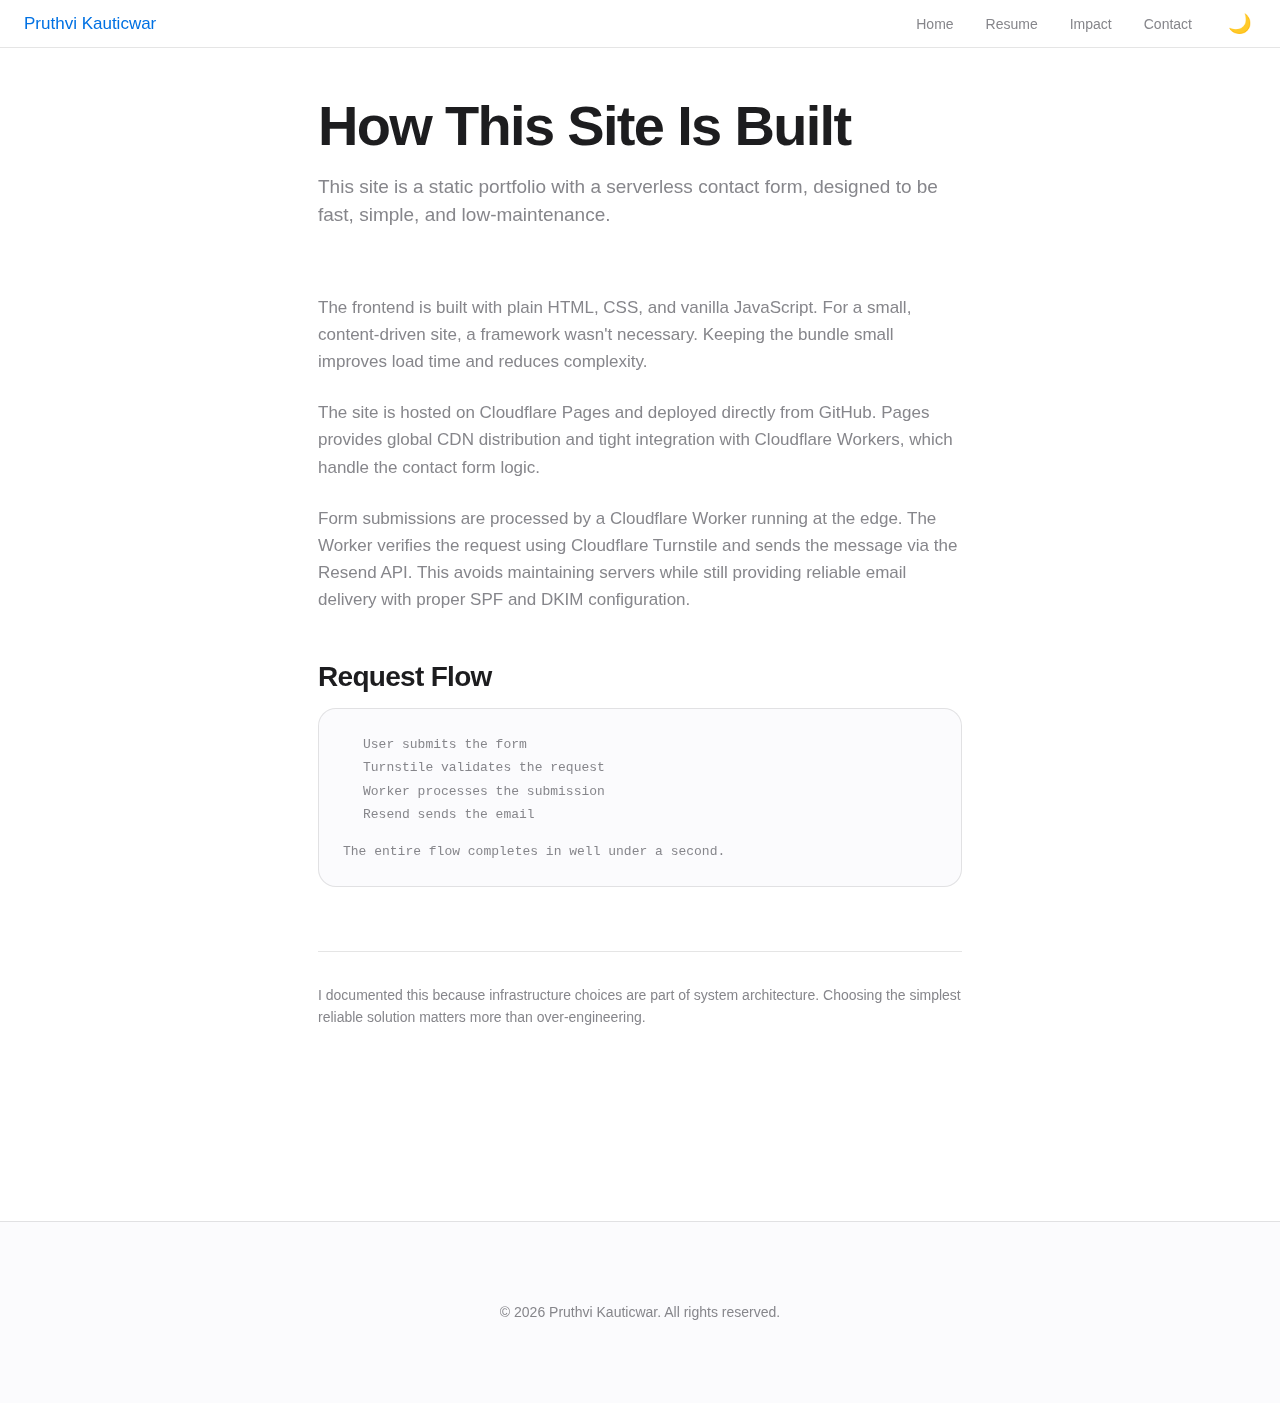
<file: colophon.html>
<!DOCTYPE html>
<html lang="en">
<head>
  <meta charset="UTF-8">
  <meta name="viewport" content="width=device-width, initial-scale=1.0">
  <meta name="description" content="Technical architecture: Pure HTML/CSS/JS, Cloudflare Pages + Workers, Resend API. Serverless contact form with Turnstile spam protection.">
  <meta name="author" content="Pruthvi Kauticwar">
  <title>How I Built This - Pruthvi Kauticwar | Technical Architecture</title>
  
  <!-- Favicon -->
  <link rel="icon" href="data:image/svg+xml,<svg xmlns=%22http://www.w3.org/2000/svg%22 viewBox=%220 0 100 100%22><text y=%22.9em%22 font-size=%2290%22>💼</text></svg>">
  
  <!-- Stylesheets -->
  <link rel="stylesheet" href="css/main.css">
  <link rel="stylesheet" href="css/components.css">
  <link rel="stylesheet" href="css/pages.css">
</head>
<body>
  <!-- Skip to main content -->
  <a href="#main-content" class="skip-to-content">Skip to main content</a>
  
  <!-- Header -->
  <header class="header">
    <nav class="nav">
      <a href="index.html" class="nav__brand">Pruthvi Kauticwar</a>
      
      <button class="nav__toggle" aria-label="Toggle navigation" aria-expanded="false">☰</button>
      
      <div class="nav__menu">
        <ul class="nav__list">
          <li><a href="index.html" class="nav__link">Home</a></li>
          <li><a href="resume.html" class="nav__link">Resume</a></li>
          <li><a href="projects.html" class="nav__link">Impact</a></li>
          <li><a href="contact.html" class="nav__link">Contact</a></li>
        </ul>
        <button class="theme-toggle" aria-label="Toggle dark mode">🌙</button>
      </div>
    </nav>
  </header>

  <!-- Main Content -->
  <main id="main-content">
    <div class="section">
      <div class="container container-narrow">
        <div class="fade-in">
          <h1 style="font-size: var(--font-size-4xl); margin-bottom: var(--space-16);">How This Site Is Built</h1>
          <p style="font-size: var(--font-size-lg); color: var(--color-text-secondary); margin-bottom: var(--space-64);">
            This site is a static portfolio with a serverless contact form, designed to be fast, simple, and low-maintenance.
          </p>

          <!-- Frontend -->
          <div style="margin-bottom: var(--space-48);">
            <p style="color: var(--color-text-secondary); line-height: 1.6; margin-bottom: var(--space-24);">
              The frontend is built with plain HTML, CSS, and vanilla JavaScript. For a small, content-driven site, a framework wasn't necessary. Keeping the bundle small improves load time and reduces complexity.
            </p>

            <p style="color: var(--color-text-secondary); line-height: 1.6; margin-bottom: var(--space-24);">
              The site is hosted on Cloudflare Pages and deployed directly from GitHub. Pages provides global CDN distribution and tight integration with Cloudflare Workers, which handle the contact form logic.
            </p>

            <p style="color: var(--color-text-secondary); line-height: 1.6;">
              Form submissions are processed by a Cloudflare Worker running at the edge. The Worker verifies the request using Cloudflare Turnstile and sends the message via the Resend API. This avoids maintaining servers while still providing reliable email delivery with proper SPF and DKIM configuration.
            </p>
          </div>

          <!-- Request Flow -->
          <div style="margin-bottom: var(--space-64);">
            <h2 style="font-size: var(--font-size-2xl); margin-bottom: var(--space-16);">Request Flow</h2>
            <div style="background: var(--color-bg-secondary); padding: var(--space-24); border-radius: var(--radius-xl); border: 1px solid var(--color-border);">
              <ol style="font-family: monospace; font-size: 13px; line-height: 1.8; color: var(--color-text-secondary); margin: 0; padding-left: var(--space-20);">
                <li>User submits the form</li>
                <li>Turnstile validates the request</li>
                <li>Worker processes the submission</li>
                <li>Resend sends the email</li>
              </ol>
              <p style="font-family: monospace; font-size: 13px; color: var(--color-text-tertiary); margin-top: var(--space-16); margin-bottom: 0;">
                The entire flow completes in well under a second.
              </p>
            </div>
          </div>

          <!-- Footer note -->
          <div style="padding-top: var(--space-32); border-top: 1px solid var(--color-border);">
            <p style="color: var(--color-text-tertiary); font-size: var(--font-size-sm); line-height: 1.6;">
              I documented this because infrastructure choices are part of system architecture. Choosing the simplest reliable solution matters more than over-engineering.
            </p>
          </div>

        </div>
      </div>
    </div>
  </main>

  <!-- Footer -->
  <footer class="footer">
    <div class="footer__content">
      <p class="footer__text">© 2026 Pruthvi Kauticwar. All rights reserved.</p>
    </div>
  </footer>

  <!-- Mobile Bottom Navigation -->
  <nav class="mobile-bottom-nav" aria-label="Mobile navigation">
    <a href="index.html" class="mobile-bottom-nav__link">
      <span class="mobile-bottom-nav__icon">🏠</span>
      <span>Home</span>
    </a>
    <a href="resume.html" class="mobile-bottom-nav__link">
      <span class="mobile-bottom-nav__icon">📄</span>
      <span>Resume</span>
    </a>
    <a href="projects.html" class="mobile-bottom-nav__link">
      <span class="mobile-bottom-nav__icon">💼</span>
      <span>Impact</span>
    </a>
    <a href="contact.html" class="mobile-bottom-nav__link">
      <span class="mobile-bottom-nav__icon">✉️</span>
      <span>Contact</span>
    </a>
  </nav>

  <!-- JavaScript -->
  <script src="js/main.js"></script>
</body>
</html>
</file>
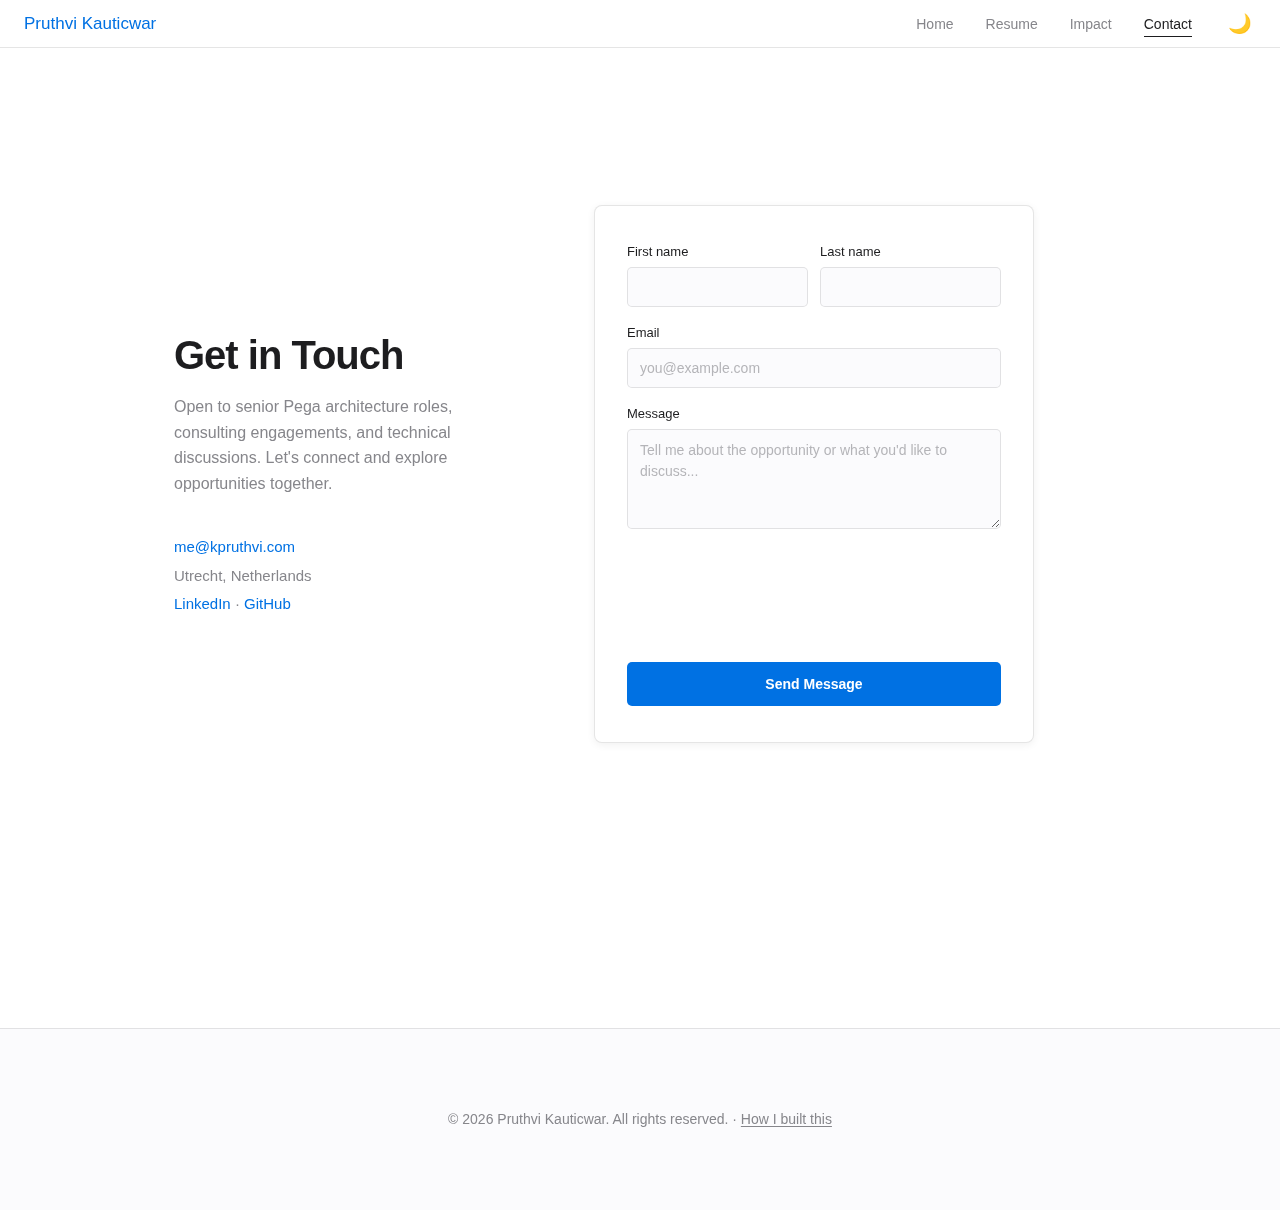
<file: contact.html>
<!DOCTYPE html>
<html lang="en">
<head>
  <meta charset="UTF-8">
  <meta name="viewport" content="width=device-width, initial-scale=1.0">
  <meta name="description" content="Hire Pruthvi Kauticwar - Senior Pega System Architect in Utrecht, Netherlands. Open to Pega architecture roles and consulting. Email: me@kpruthvi.com">
  <meta name="author" content="Pruthvi Kauticwar">
  
  <title>Contact Pruthvi Kauticwar | Senior Pega Architect Available</title>
  
  <!-- Theme color for mobile browsers -->
  <meta name="theme-color" content="#ffffff" media="(prefers-color-scheme: light)">
  <meta name="theme-color" content="#000000" media="(prefers-color-scheme: dark)">
  
  <!-- Favicon -->
  <link rel="icon" href="data:image/svg+xml,<svg xmlns=%22http://www.w3.org/2000/svg%22 viewBox=%220 0 100 100%22><text y=%22.9em%22 font-size=%2290%22>💼</text></svg>">
  
  <!-- Stylesheets -->
  <link rel="stylesheet" href="css/main.css">
  <link rel="stylesheet" href="css/components.css">
  <link rel="stylesheet" href="css/pages.css">
  
  <!-- Cloudflare Turnstile -->
  <script src="https://challenges.cloudflare.com/turnstile/v0/api.js" async defer></script>
</head>
<body>
  <!-- Skip to main content (Accessibility) -->
  <a href="#main-content" class="skip-to-content">Skip to main content</a>
  
  <!-- Header / Navigation -->
  <header class="header">
    <nav class="nav">
      <a href="index.html" class="nav__brand">Pruthvi Kauticwar</a>
      
      <button class="nav__toggle" aria-label="Toggle navigation" aria-expanded="false">
        ☰
      </button>
      
      <div class="nav__menu">
        <ul class="nav__list">
          <li><a href="index.html" class="nav__link">Home</a></li>
          <li><a href="resume.html" class="nav__link">Resume</a></li>
          <li><a href="projects.html" class="nav__link">Impact</a></li>
          <li><a href="contact.html" class="nav__link">Contact</a></li>
        </ul>
        <button class="theme-toggle" aria-label="Toggle dark mode">🌙</button>
      </div>
    </nav>
  </header>

  <!-- Main Content -->
  <main id="main-content">
    <section class="contact-section">
      <div class="container">
        <div class="contact-layout fade-in">
          
          <!-- Left: Info -->
          <div class="contact-info">
            <h1>Get in Touch</h1>
            <p class="contact-description">
              Open to senior Pega architecture roles, consulting engagements, and technical discussions. Let's connect and explore opportunities together.
            </p>
            
            <div class="contact-meta">
              <p><a href="mailto:me@kpruthvi.com" class="contact-link">me@kpruthvi.com</a></p>
              <p>Utrecht, Netherlands</p>
              <p>
                <a href="https://nl.linkedin.com/in/pruthvikauticwar" target="_blank" rel="noopener noreferrer" class="contact-link">LinkedIn</a>
                ·
                <a href="https://github.com/pruthvi2805" target="_blank" rel="noopener noreferrer" class="contact-link">GitHub</a>
              </p>
            </div>
          </div>

          <!-- Right: Form -->
          <div class="contact-form-card">
            <form class="contact-form" id="contact-form">
              <div class="form-row">
                <div class="form-field">
                  <label for="firstName">First name</label>
                  <input type="text" id="firstName" name="firstName" required>
                </div>
                <div class="form-field">
                  <label for="lastName">Last name</label>
                  <input type="text" id="lastName" name="lastName" required>
                </div>
              </div>

              <div class="form-field">
                <label for="email">Email</label>
                <input type="email" id="email" name="email" placeholder="you@example.com" required>
              </div>

              <div class="form-field">
                <label for="message">Message</label>
                <textarea id="message" name="message" placeholder="Tell me about the opportunity or what you'd like to discuss..." required></textarea>
              </div>

              <div class="cf-turnstile" data-sitekey="0x4AAAAAACNQMxBxxzSL2_0t" data-theme="auto"></div>

              <button type="submit" class="btn btn-primary btn-submit">Send Message</button>
              
              <div id="form-status" class="form-status" role="alert" aria-live="polite"></div>
            </form>
          </div>

        </div>
      </div>
    </section>
  </main>

  <!-- Footer -->
  <footer class="footer">
    <div class="footer__content">
      <p class="footer__text">
        © 2026 Pruthvi Kauticwar. All rights reserved. 
        · <a href="colophon.html" style="color: var(--color-text-tertiary); text-decoration: underline; text-underline-offset: 2px;">How I built this</a>
      </p>
    </div>
  </footer>

  <!-- Mobile Bottom Navigation (iOS Style) -->
  <nav class="mobile-bottom-nav" aria-label="Mobile navigation">
    <a href="index.html" class="mobile-bottom-nav__link">
      <span class="mobile-bottom-nav__icon">🏠</span>
      <span>Home</span>
    </a>
    <a href="resume.html" class="mobile-bottom-nav__link">
      <span class="mobile-bottom-nav__icon">📄</span>
      <span>Resume</span>
    </a>
    <a href="projects.html" class="mobile-bottom-nav__link">
      <span class="mobile-bottom-nav__icon">💼</span>
      <span>Impact</span>
    </a>
    <a href="contact.html" class="mobile-bottom-nav__link active">
      <span class="mobile-bottom-nav__icon">✉️</span>
      <span>Contact</span>
    </a>
  </nav>

  <!-- JavaScript -->
  <script src="js/main.js"></script>
</body>
</html>
</file>
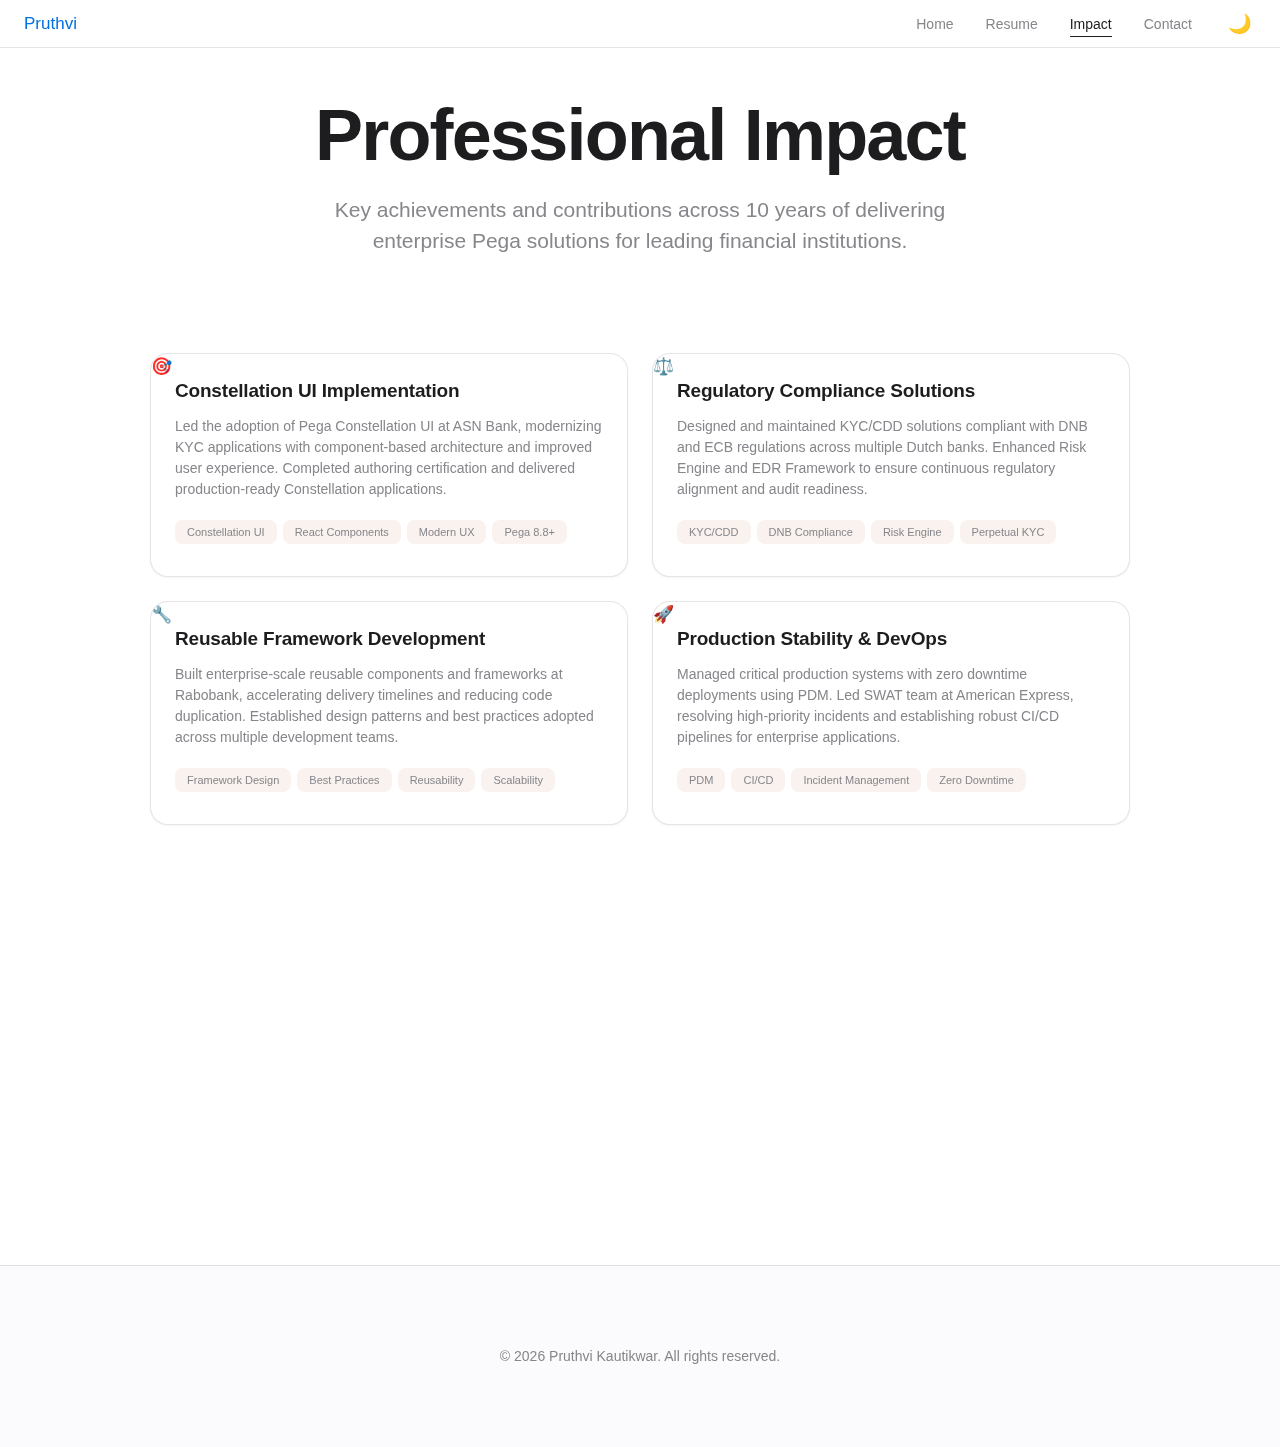
<file: projects.html>
<!DOCTYPE html>
<html lang="en">
<head>
  <meta charset="UTF-8">
  <meta name="viewport" content="width=device-width, initial-scale=1.0">
  <meta name="description" content="Professional impact and key achievements by Pruthvi Kautikwar across leading European financial institutions.">
  <meta name="author" content="Pruthvi">
  
  <title>Professional Impact - Pruthvi</title>
  
  <!-- Theme color for mobile browsers -->
  <meta name="theme-color" content="#ffffff" media="(prefers-color-scheme: light)">
  <meta name="theme-color" content="#000000" media="(prefers-color-scheme: dark)">
  
  <!-- Favicon -->
  <link rel="icon" href="data:image/svg+xml,<svg xmlns=%22http://www.w3.org/2000/svg%22 viewBox=%220 0 100 100%22><text y=%22.9em%22 font-size=%2290%22>💼</text></svg>">
  
  <!-- Stylesheets -->
  <link rel="stylesheet" href="css/main.css">
  <link rel="stylesheet" href="css/components.css">
  <link rel="stylesheet" href="css/pages.css">
</head>
<body>
  <!-- Skip to main content (Accessibility) -->
  <a href="#main-content" class="skip-to-content">Skip to main content</a>
  
  <!-- Header / Navigation -->
  <header class="header">
    <nav class="nav">
      <a href="index.html" class="nav__brand">Pruthvi</a>
      
      <button class="nav__toggle" aria-label="Toggle navigation" aria-expanded="false">
        ☰
      </button>
      
      <div class="nav__menu">
        <ul class="nav__list">
          <li><a href="index.html" class="nav__link">Home</a></li>
          <li><a href="resume.html" class="nav__link">Resume</a></li>
          <li><a href="projects.html" class="nav__link">Impact</a></li>
          <li><a href="contact.html" class="nav__link">Contact</a></li>
        </ul>
        <button class="theme-toggle" aria-label="Toggle dark mode">🌙</button>
      </div>
    </nav>
  </header>

  <!-- Main Content -->
  <main id="main-content">
    <div class="container section">
      
      <!-- Section Header -->
      <header class="section-header fade-in">
        <h1 class="section-header__title">Professional Impact</h1>
        <p class="section-header__subtitle">
          Key achievements and contributions across 10 years of delivering enterprise Pega solutions for leading financial institutions.
        </p>
      </header>

      <!-- Impact Cards Grid -->
      <div class="projects-grid">
        
        <!-- Achievement Card 1 -->
        <article class="project-card fade-in">
          <div class="project-card__image">
            🎯
          </div>
          <div class="project-card__content">
            <h2 class="project-card__title">Constellation UI Implementation</h2>
            <p class="project-card__description">
              Led the adoption of Pega Constellation UI at ASN Bank, modernizing KYC applications with component-based architecture and improved user experience. Completed authoring certification and delivered production-ready Constellation applications.
            </p>
            <div class="project-card__tech">
              <span class="tag tag-primary">Constellation UI</span>
              <span class="tag tag-primary">React Components</span>
              <span class="tag tag-primary">Modern UX</span>
              <span class="tag tag-primary">Pega 8.8+</span>
            </div>
          </div>
        </article>

        <!-- Achievement Card 2 -->
        <article class="project-card fade-in">
          <div class="project-card__image">
            ⚖️
          </div>
          <div class="project-card__content">
            <h2 class="project-card__title">Regulatory Compliance Solutions</h2>
            <p class="project-card__description">
              Designed and maintained KYC/CDD solutions compliant with DNB and ECB regulations across multiple Dutch banks. Enhanced Risk Engine and EDR Framework to ensure continuous regulatory alignment and audit readiness.
            </p>
            <div class="project-card__tech">
              <span class="tag tag-primary">KYC/CDD</span>
              <span class="tag tag-primary">DNB Compliance</span>
              <span class="tag tag-primary">Risk Engine</span>
              <span class="tag tag-primary">Perpetual KYC</span>
            </div>
          </div>
        </article>

        <!-- Achievement Card 3 -->
        <article class="project-card fade-in">
          <div class="project-card__image">
            🔧
          </div>
          <div class="project-card__content">
            <h2 class="project-card__title">Reusable Framework Development</h2>
            <p class="project-card__description">
              Built enterprise-scale reusable components and frameworks at Rabobank, accelerating delivery timelines and reducing code duplication. Established design patterns and best practices adopted across multiple development teams.
            </p>
            <div class="project-card__tech">
              <span class="tag tag-primary">Framework Design</span>
              <span class="tag tag-primary">Best Practices</span>
              <span class="tag tag-primary">Reusability</span>
              <span class="tag tag-primary">Scalability</span>
            </div>
          </div>
        </article>

        <!-- Achievement Card 4 -->
        <article class="project-card fade-in">
          <div class="project-card__image">
            🚀
          </div>
          <div class="project-card__content">
            <h2 class="project-card__title">Production Stability & DevOps</h2>
            <p class="project-card__description">
              Managed critical production systems with zero downtime deployments using PDM. Led SWAT team at American Express, resolving high-priority incidents and establishing robust CI/CD pipelines for enterprise applications.
            </p>
            <div class="project-card__tech">
              <span class="tag tag-primary">PDM</span>
              <span class="tag tag-primary">CI/CD</span>
              <span class="tag tag-primary">Incident Management</span>
              <span class="tag tag-primary">Zero Downtime</span>
            </div>
          </div>
        </article>

        <!-- Achievement Card 5 -->
        <article class="project-card fade-in">
          <div class="project-card__image">
            📊
          </div>
          <div class="project-card__content">
            <h2 class="project-card__title">Data Flows & Integration Patterns</h2>
            <p class="project-card__description">
              Architected complex data integration solutions using REST, SOAP, and file-based patterns. Designed optimized Data Flows for compliance reporting and real-time monitoring across distributed banking systems.
            </p>
            <div class="project-card__tech">
              <span class="tag tag-primary">Data Flows</span>
              <span class="tag tag-primary">REST/SOAP</span>
              <span class="tag tag-primary">Integration</span>
              <span class="tag tag-primary">Reporting</span>
            </div>
          </div>
        </article>

        <!-- Achievement Card 6 -->
        <article class="project-card fade-in">
          <div class="project-card__image">
            👥
          </div>
          <div class="project-card__content">
            <h2 class="project-card__title">Team Leadership & Mentoring</h2>
            <p class="project-card__description">
              Mentored junior developers and led technical discussions across ING, Rabobank, and ASN Bank. Contributed to solution architecture decisions and established coding standards that improved team productivity and code quality.
            </p>
            <div class="project-card__tech">
              <span class="tag tag-primary">Mentorship</span>
              <span class="tag tag-primary">Solution Design</span>
              <span class="tag tag-primary">Code Review</span>
              <span class="tag tag-primary">Best Practices</span>
            </div>
          </div>
        </article>

      </div>

    </div>
  </main>

  <!-- Scroll More Indicator -->
  <div class="scroll-more-indicator">
    <div class="scroll-more-indicator__icon">↓</div>
  </div>

  <!-- Footer -->
  <footer class="footer">
    <div class="footer__content">
      <p class="footer__text">© 2026 Pruthvi Kautikwar. All rights reserved.</p>
    </div>
  </footer>

  <!-- JavaScript -->
  <script src="js/main.js"></script>
</body>
</html>
</file>
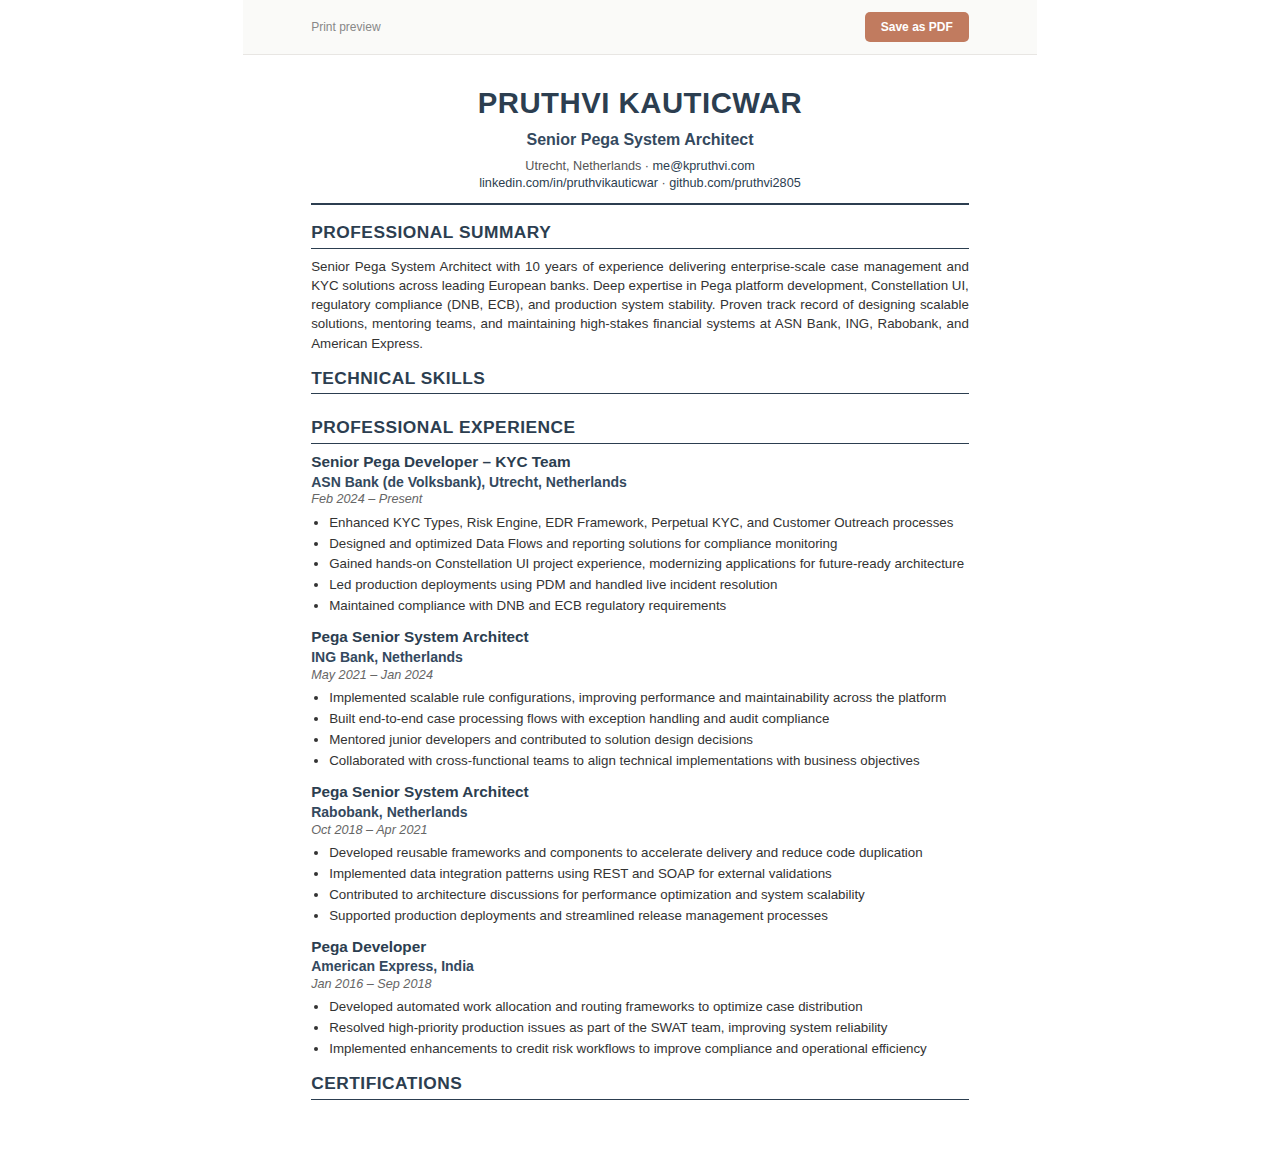
<file: resume-print.html>
<!DOCTYPE html>
<html lang="en">
<head>
  <meta charset="UTF-8">
  <meta name="viewport" content="width=device-width, initial-scale=1.0">
  <title>Pruthvi Kauticwar - Resume</title>
  <style>
    * {
      margin: 0;
      padding: 0;
      box-sizing: border-box;
    }

    @page {
      size: A4;
      margin: 12mm 0;
    }

    body {
      font-family: 'Calibri', 'Segoe UI', 'Arial', sans-serif;
      font-size: 10.5pt;
      line-height: 1.35;
      color: #000;
      background: #fff;
      max-width: 210mm;
      margin: 0 auto;
      padding: 12mm 18mm;
    }

    /* Print instruction banner - minimal */
    .print-instruction {
      margin: -12mm -18mm 28px -18mm;
      padding: 12px 18mm;
      background: #FAFAF8;
      border-bottom: 1px solid #E8E6E3;
      font-family: -apple-system, BlinkMacSystemFont, "SF Pro Display", "Helvetica Neue", sans-serif;
      display: flex;
      align-items: center;
      justify-content: flex-end;
      gap: 16px;
    }

    .print-instruction span {
      font-size: 9pt;
      color: #888;
      margin-right: auto;
    }

    .print-instruction button {
      background: #C17B5F;
      color: white;
      border: none;
      padding: 8px 16px;
      border-radius: 5px;
      font-family: inherit;
      font-size: 9pt;
      font-weight: 600;
      cursor: pointer;
      transition: background 0.2s ease;
    }

    .print-instruction button:hover {
      background: #A66248;
    }

    /* Loading state */
    .loading {
      text-align: center;
      padding: 40px;
      color: #888;
      font-family: -apple-system, BlinkMacSystemFont, sans-serif;
    }

    @media print {
      .print-instruction {
        display: none;
      }

      body {
        padding: 10mm 15mm;
      }
    }

    /* Header */
    .header {
      text-align: center;
      margin-bottom: 16px;
      padding-bottom: 12px;
      border-bottom: 2px solid #2c3e50;
    }

    .header h1 {
      font-size: 22pt;
      font-weight: 700;
      color: #2c3e50;
      margin-bottom: 6px;
      letter-spacing: 0.5px;
    }

    .header .title {
      font-size: 12pt;
      color: #34495e;
      font-weight: 600;
      margin-bottom: 8px;
    }

    .contact-info {
      font-size: 9.5pt;
      color: #555;
      margin-top: 6px;
      line-height: 1.3;
    }

    .contact-info a {
      color: #2c3e50;
      text-decoration: none;
    }

    /* Section */
    .section {
      margin-bottom: 14px;
    }

    .section-title {
      font-size: 13pt;
      font-weight: 700;
      color: #2c3e50;
      text-transform: uppercase;
      margin-bottom: 8px;
      padding-bottom: 3px;
      border-bottom: 1.5px solid #2c3e50;
      letter-spacing: 0.5px;
    }

    /* Summary */
    .summary {
      font-size: 10pt;
      line-height: 1.45;
      color: #333;
      text-align: justify;
    }

    /* Experience */
    .job {
      margin-bottom: 12px;
      page-break-inside: avoid;
    }

    .job-header {
      margin-bottom: 4px;
    }

    .job-title {
      font-size: 11.5pt;
      font-weight: 700;
      color: #2c3e50;
    }

    .company {
      font-size: 10.5pt;
      font-weight: 600;
      color: #34495e;
    }

    .job-meta {
      font-size: 9.5pt;
      color: #666;
      font-style: italic;
      margin-bottom: 5px;
    }

    .job ul {
      margin-left: 18px;
      margin-top: 3px;
    }

    .job li {
      font-size: 10pt;
      margin-bottom: 3px;
      line-height: 1.35;
      color: #333;
    }

    /* Skills */
    .skills-grid {
      display: grid;
      grid-template-columns: 1fr 1fr;
      gap: 8px 20px;
    }

    .skill-category {
      page-break-inside: avoid;
    }

    .skill-category-title {
      font-size: 10.5pt;
      font-weight: 700;
      color: #2c3e50;
      margin-bottom: 3px;
    }

    .skill-category ul {
      margin-left: 18px;
    }

    .skill-category li {
      font-size: 9.5pt;
      margin-bottom: 1px;
      color: #333;
      line-height: 1.3;
    }

    /* Education & Certifications */
    .edu-cert {
      margin-bottom: 6px;
    }

    .edu-cert-title {
      font-size: 10.5pt;
      font-weight: 700;
      color: #2c3e50;
    }

    .edu-cert-detail {
      font-size: 9.5pt;
      color: #555;
    }

    /* Print optimization */
    @media print {
      body {
        padding: 10mm 15mm;
      }

      /* Keep section titles with their content */
      .section-title {
        page-break-after: avoid;
      }

      /* Keep skill categories together */
      .skill-category {
        page-break-inside: avoid;
      }
    }
  </style>
</head>
<body>

  <!-- Print Instruction Banner -->
  <div class="print-instruction">
    <span>Print preview</span>
    <button onclick="window.print()">Save as PDF</button>
  </div>

  <!-- Content will be dynamically loaded -->
  <div id="resume-content">
    <div class="loading">Loading resume...</div>
  </div>

  <script>
    async function loadResume() {
      try {
        const response = await fetch('resume.html');
        const html = await response.text();

        // Parse the HTML
        const parser = new DOMParser();
        const doc = parser.parseFromString(html, 'text/html');

        // Build the resume content
        let content = '';

        // Header (static - contact info)
        content += `
          <div class="header">
            <h1>PRUTHVI KAUTICWAR</h1>
            <div class="title">Senior Pega System Architect</div>
            <div class="contact-info">
              Utrecht, Netherlands · <a href="mailto:me@kpruthvi.com">me@kpruthvi.com</a><br>
              <a href="https://nl.linkedin.com/in/pruthvikauticwar">linkedin.com/in/pruthvikauticwar</a> · <a href="https://github.com/pruthvi2805">github.com/pruthvi2805</a>
            </div>
          </div>
        `;

        // Professional Summary
        const summarySection = doc.querySelector('#professional-summary');
        if (summarySection) {
          const paragraphs = summarySection.querySelectorAll('p');
          let summaryText = '';
          paragraphs.forEach(p => {
            summaryText += p.textContent.trim() + ' ';
          });
          content += `
            <div class="section">
              <h2 class="section-title">Professional Summary</h2>
              <p class="summary">${summaryText.trim()}</p>
            </div>
          `;
        }

        // Technical Skills (before experience for better print layout)
        const skillsSection = doc.querySelector('#skills');
        if (skillsSection) {
          const skillGroups = skillsSection.querySelectorAll('.skill-group');
          let skillsHtml = '<div class="skills-grid">';

          skillGroups.forEach(group => {
            const title = group.querySelector('.skill-group__title')?.textContent || '';
            const pills = group.querySelectorAll('.skill-pill');

            skillsHtml += `<div class="skill-category"><div class="skill-category-title">${title}</div><ul>`;
            pills.forEach(pill => {
              skillsHtml += `<li>${pill.textContent}</li>`;
            });
            skillsHtml += '</ul></div>';
          });

          skillsHtml += '</div>';
          content += `
            <div class="section">
              <h2 class="section-title">Technical Skills</h2>
              ${skillsHtml}
            </div>
          `;
        }

        // Work Experience
        const experienceSection = doc.querySelector('#work-experience');
        if (experienceSection) {
          const jobs = experienceSection.querySelectorAll('.timeline-item');
          let jobsHtml = '';

          jobs.forEach(job => {
            const title = job.querySelector('.timeline-item__title')?.textContent || '';
            const subtitle = job.querySelector('.timeline-item__subtitle')?.textContent || '';
            const date = job.querySelector('.timeline-item__date')?.textContent || '';
            const listItems = job.querySelectorAll('.timeline-item__list li');

            // Parse subtitle into company and location
            const [company, location] = subtitle.split('·').map(s => s.trim());

            jobsHtml += `
              <div class="job">
                <div class="job-header">
                  <div class="job-title">${title}</div>
                  <div class="company">${company}${location ? ', ' + location : ''}</div>
                  <div class="job-meta">${date}</div>
                </div>
                <ul>
            `;

            listItems.forEach(li => {
              jobsHtml += `<li>${li.textContent}</li>`;
            });

            jobsHtml += '</ul></div>';
          });

          content += `
            <div class="section">
              <h2 class="section-title">Professional Experience</h2>
              ${jobsHtml}
            </div>
          `;
        }

        // Education
        const educationSection = doc.querySelector('#education');
        if (educationSection) {
          const eduItem = educationSection.querySelector('.education-item');
          if (eduItem) {
            const title = eduItem.querySelector('.education-item__title')?.textContent || '';
            const subtitle = eduItem.querySelector('.education-item__subtitle')?.textContent || '';

            content += `
              <div class="section">
                <h2 class="section-title">Education</h2>
                <div class="edu-cert">
                  <div class="edu-cert-title">${title}</div>
                  <div class="edu-cert-detail">${subtitle}</div>
                </div>
              </div>
            `;
          }
        }

        // Certifications
        const certsSection = doc.querySelector('#certifications');
        if (certsSection) {
          const certs = certsSection.querySelectorAll('.certification-item');
          let certsHtml = '';

          certs.forEach(cert => {
            const title = cert.querySelector('.certification-item__title')?.textContent || '';
            const meta = cert.querySelector('.certification-item__meta')?.textContent || '';

            certsHtml += `
              <div class="edu-cert">
                <div class="edu-cert-title">${title}</div>
                <div class="edu-cert-detail">${meta}</div>
              </div>
            `;
          });

          content += `
            <div class="section">
              <h2 class="section-title">Certifications</h2>
              ${certsHtml}
            </div>
          `;
        }

        // Insert the content
        document.getElementById('resume-content').innerHTML = content;

      } catch (error) {
        console.error('Error loading resume:', error);
        document.getElementById('resume-content').innerHTML = `
          <div class="loading" style="color: #c00;">
            Error loading resume. Please make sure you're viewing this from a web server.
          </div>
        `;
      }
    }

    // Load on page ready
    loadResume();
  </script>

</body>
</html>
</file>
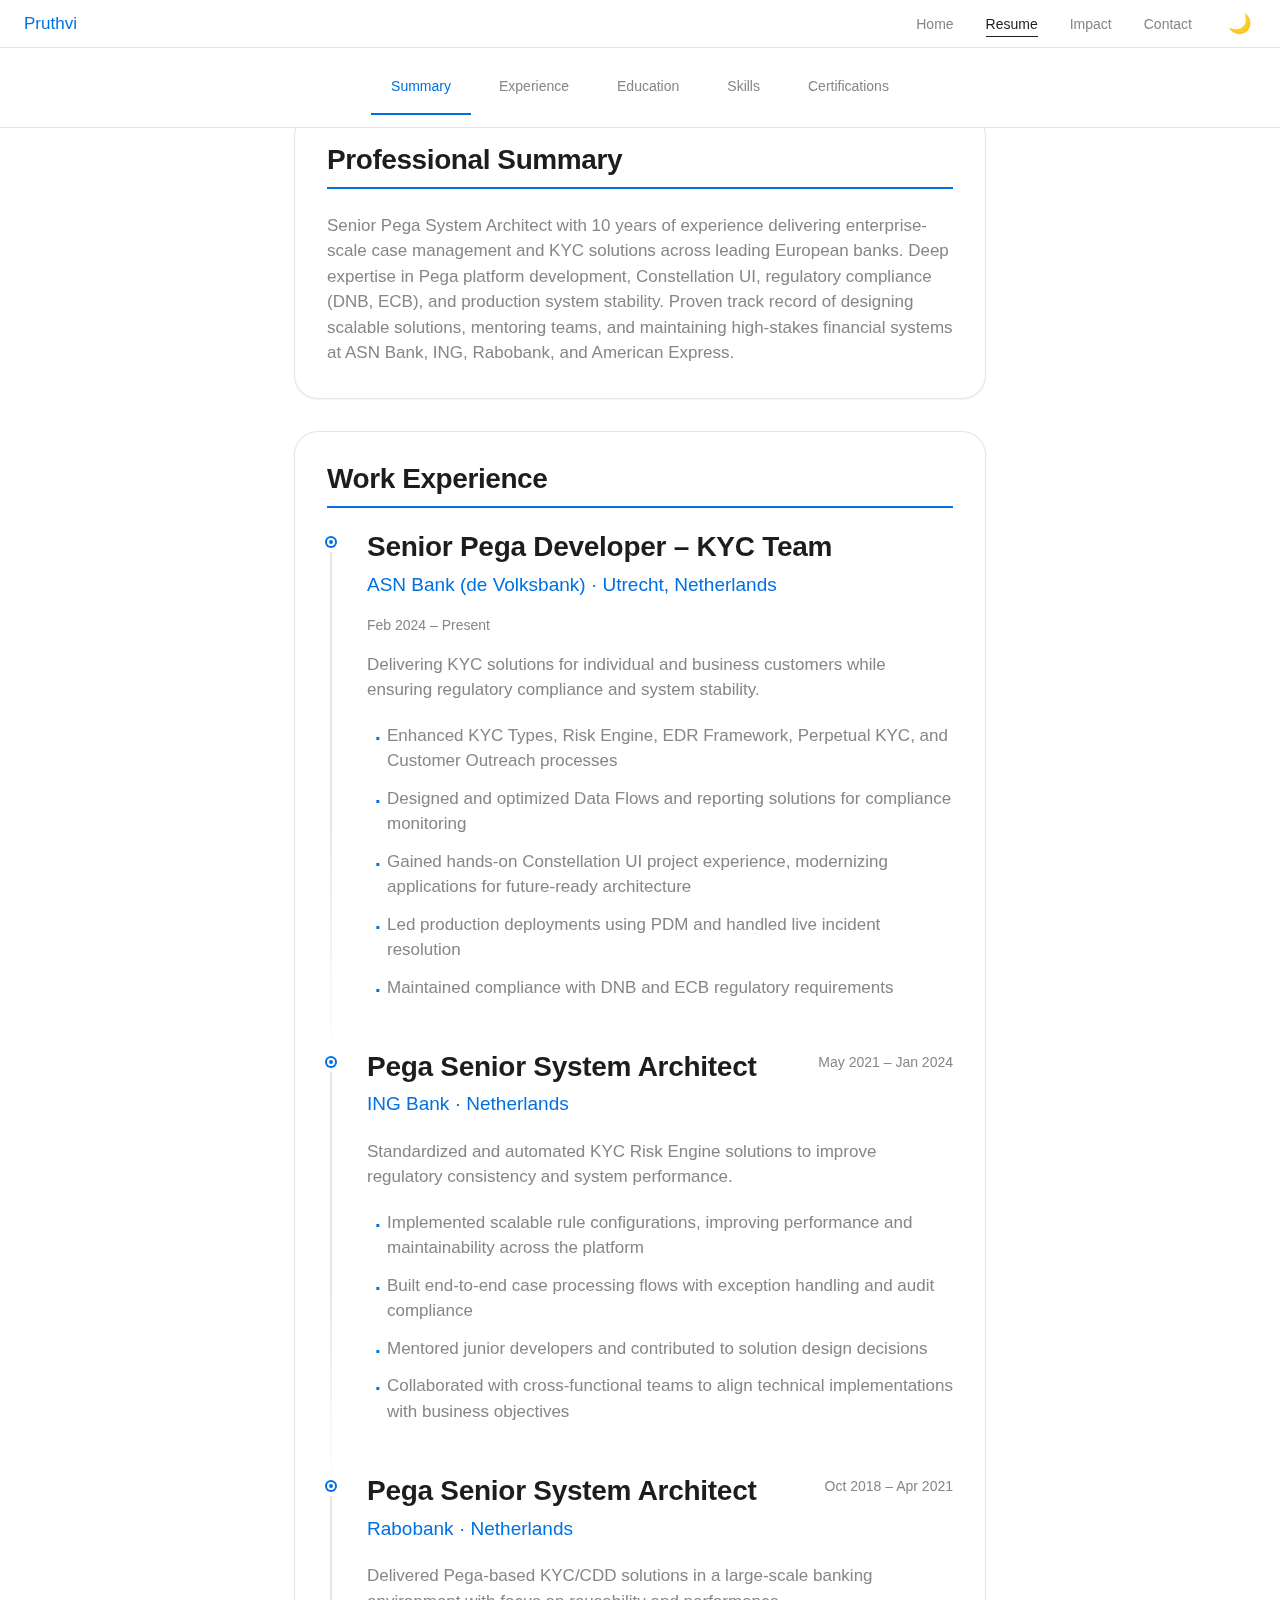
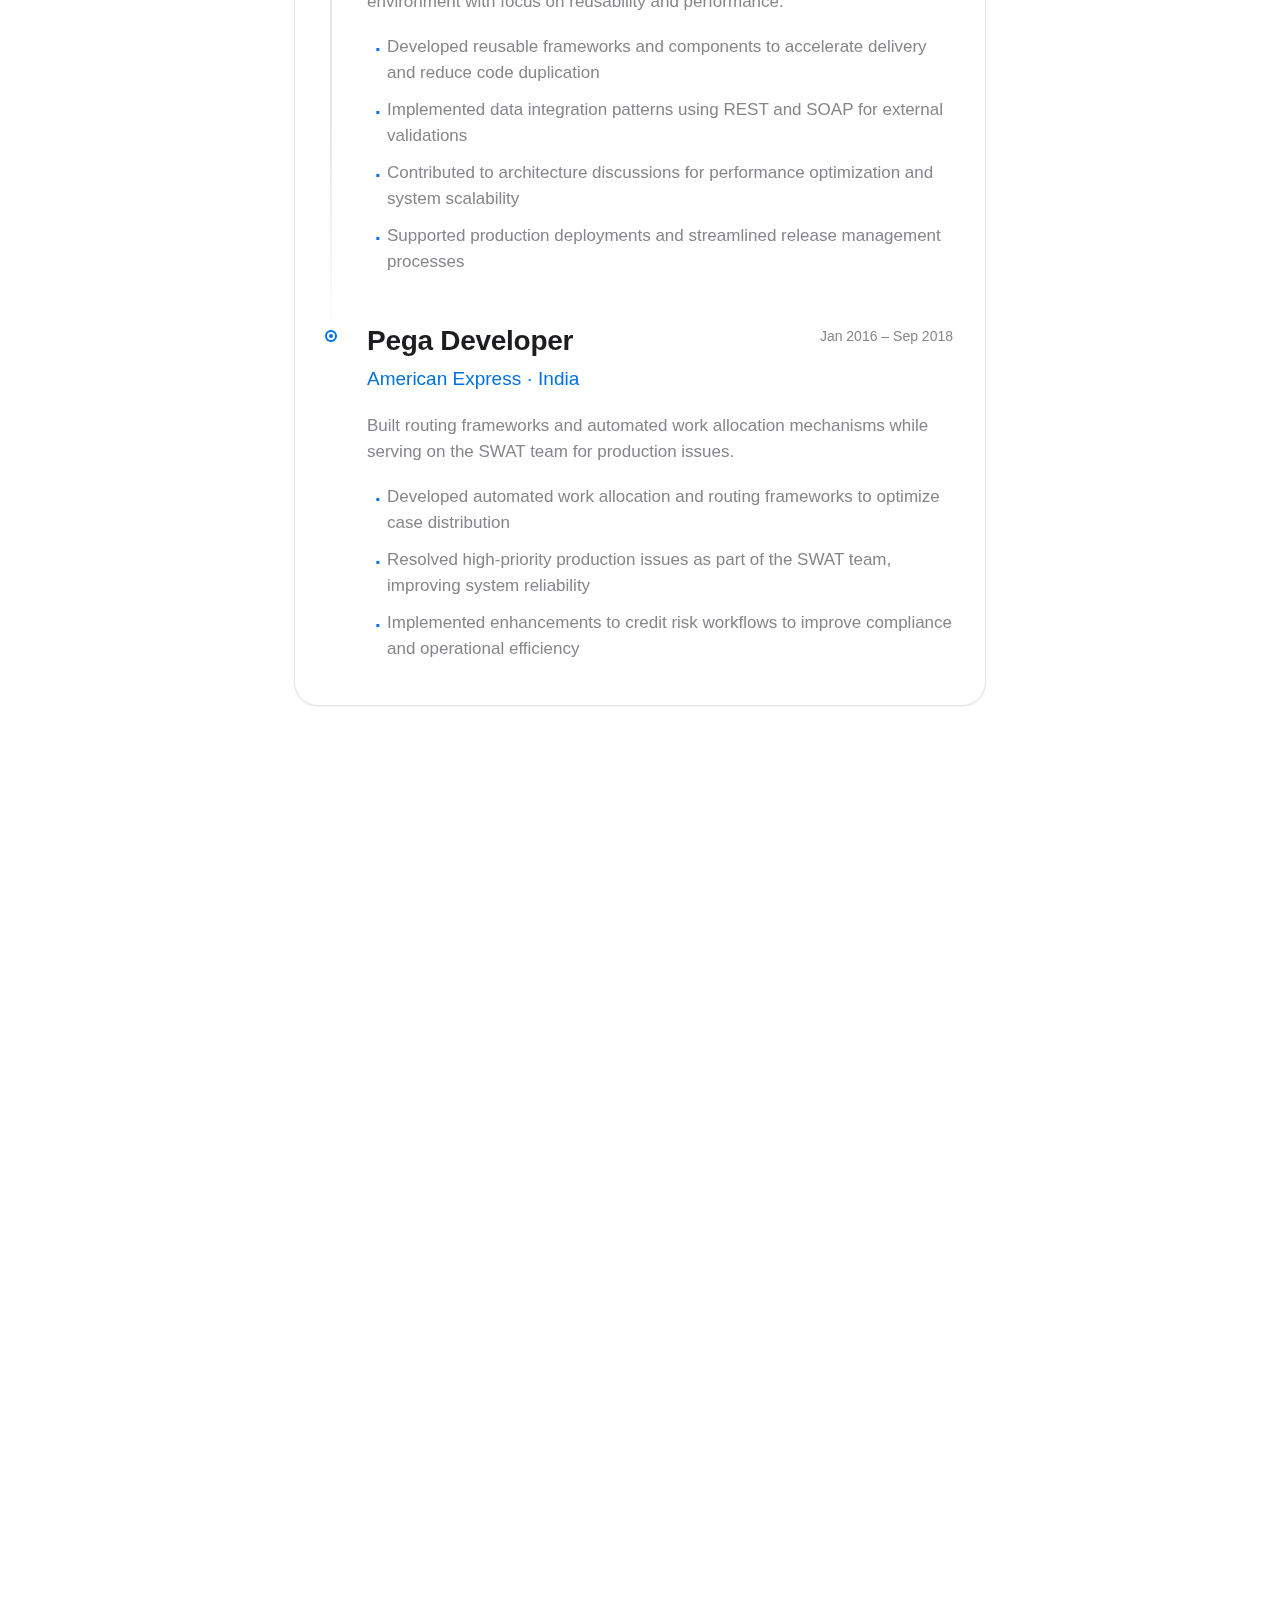
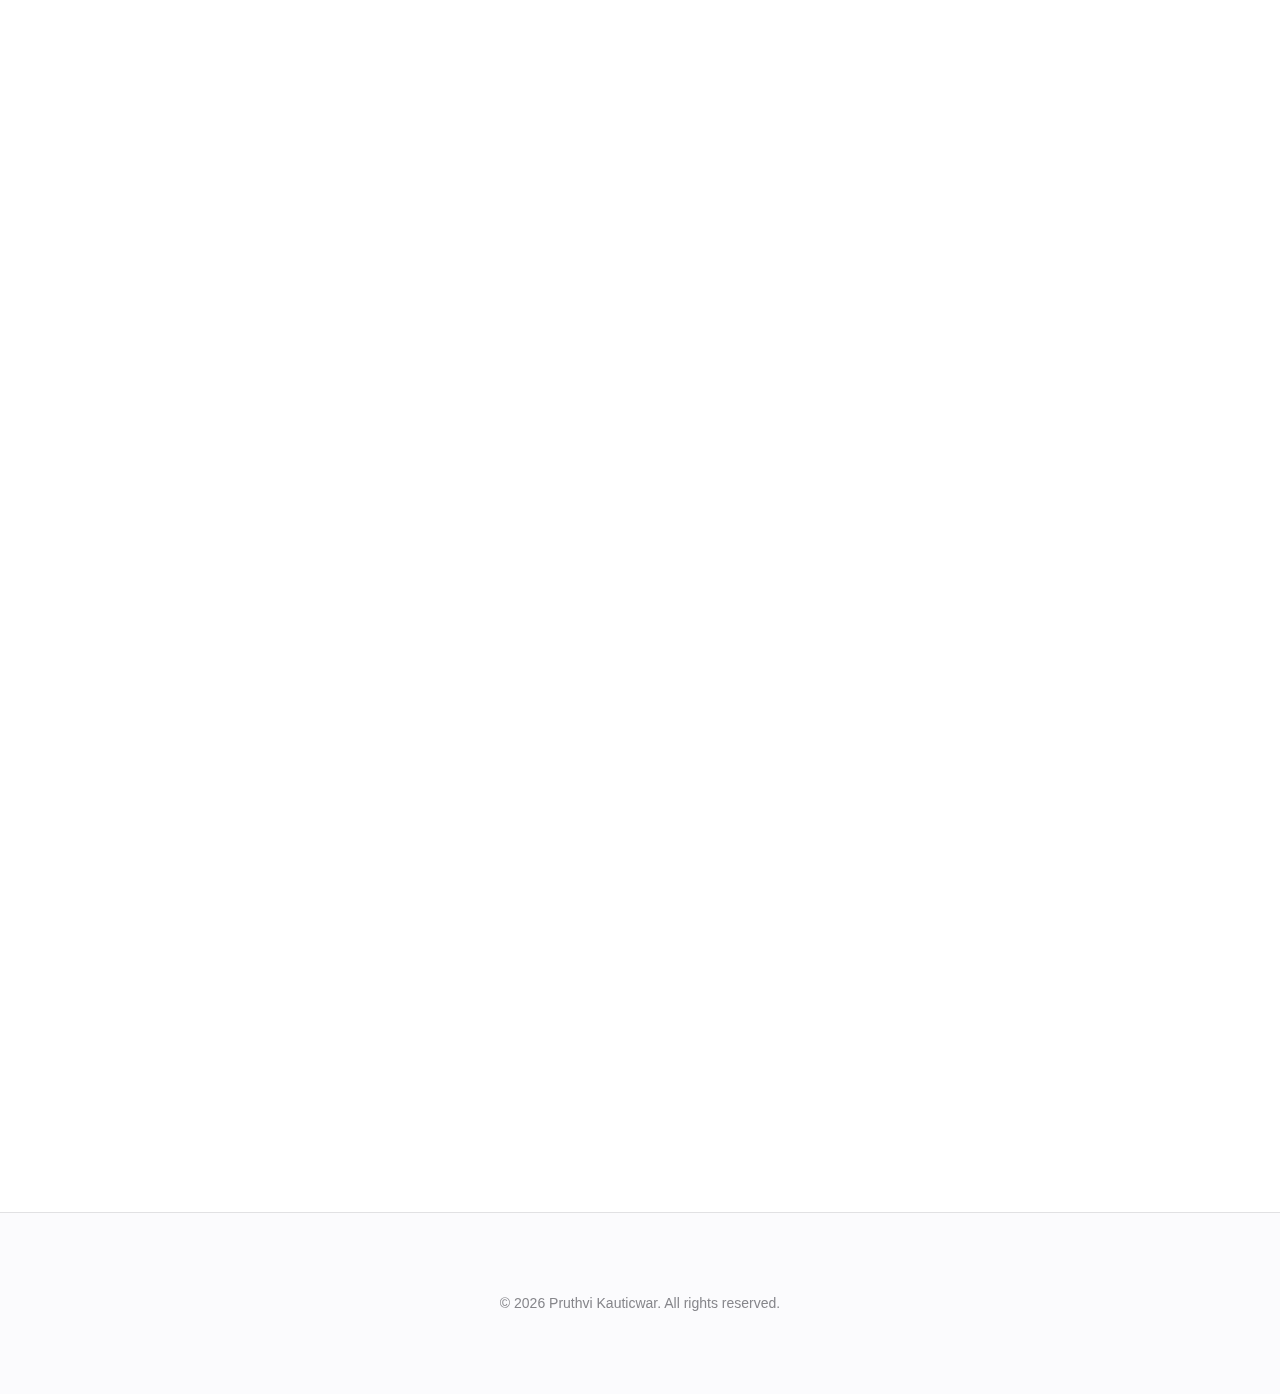
<file: resume.html>
<!DOCTYPE html>
<html lang="en">
<head>
  <meta charset="UTF-8">
  <meta name="viewport" content="width=device-width, initial-scale=1.0">
  <meta name="description" content="Resume of Pruthvi Kauticwar - 10 years of Pega development across ASN Bank, ING, Rabobank, and American Express.">
  <meta name="author" content="Pruthvi">
  
  <title>Resume - Pruthvi</title>
  
  <!-- Theme color for mobile browsers -->
  <meta name="theme-color" content="#ffffff" media="(prefers-color-scheme: light)">
  <meta name="theme-color" content="#000000" media="(prefers-color-scheme: dark)">
  
  <!-- Favicon -->
  <link rel="icon" href="data:image/svg+xml,<svg xmlns=%22http://www.w3.org/2000/svg%22 viewBox=%220 0 100 100%22><text y=%22.9em%22 font-size=%2290%22>💼</text></svg>">
  
  <!-- Stylesheets -->
  <link rel="stylesheet" href="css/main.css">
  <link rel="stylesheet" href="css/components.css">
  <link rel="stylesheet" href="css/pages.css">
</head>
<body>
  <!-- Skip to main content (Accessibility) -->
  <a href="#main-content" class="skip-to-content">Skip to main content</a>
  
  <!-- Header / Navigation -->
  <header class="header">
    <nav class="nav">
      <a href="index.html" class="nav__brand">Pruthvi</a>
      
      <button class="nav__toggle" aria-label="Toggle navigation" aria-expanded="false">
        ☰
      </button>
      
      <div class="nav__menu">
        <ul class="nav__list">
          <li><a href="index.html" class="nav__link">Home</a></li>
          <li><a href="resume.html" class="nav__link">Resume</a></li>
          <li><a href="projects.html" class="nav__link">Impact</a></li>
          <li><a href="contact.html" class="nav__link">Contact</a></li>
        </ul>
        <button class="theme-toggle" aria-label="Toggle dark mode">🌙</button>
      </div>
    </nav>
  </header>

  <!-- Main Content -->
  <main id="main-content">
    <!-- Resume Section Navigation -->
    <nav class="resume-section-nav" aria-label="Resume sections">
      <a href="#professional-summary" class="resume-section-nav__link">
        <span class="resume-section-nav__text">Summary</span>
      </a>
      <a href="#work-experience" class="resume-section-nav__link">
        <span class="resume-section-nav__text">Experience</span>
      </a>
      <a href="#education" class="resume-section-nav__link">
        <span class="resume-section-nav__text">Education</span>
      </a>
      <a href="#skills" class="resume-section-nav__link">
        <span class="resume-section-nav__text">Skills</span>
      </a>
      <a href="#certifications" class="resume-section-nav__link">
        <span class="resume-section-nav__text">Certifications</span>
      </a>
    </nav>

    <!-- Floating Download Button -->
    <a href="resume-print.html" target="_blank" class="floating-download-btn" aria-label="Download resume as PDF">
      <svg width="20" height="20" viewBox="0 0 24 24" fill="none" xmlns="http://www.w3.org/2000/svg" stroke="currentColor" stroke-linecap="round" stroke-linejoin="round">
        <path d="M21 15v4a2 2 0 0 1-2 2H5a2 2 0 0 1-2-2v-4"></path>
        <polyline points="7 10 12 15 17 10"></polyline>
        <line x1="12" y1="15" x2="12" y2="3"></line>
      </svg>
      <span>Download Resume</span>
    </a>

    <!-- Resume Content -->
    <div class="container container-narrow section resume-content">
      
      <!-- Professional Summary -->
      <section id="professional-summary" class="resume-section fade-in">
        <h2 class="resume-section__title">Professional Summary</h2>
        <p>
          Senior Pega System Architect with 10 years of experience delivering enterprise-scale case management and KYC solutions across leading European banks. 
          Deep expertise in Pega platform development, Constellation UI, regulatory compliance (DNB, ECB), and production system stability. 
          Proven track record of designing scalable solutions, mentoring teams, and maintaining high-stakes financial systems at ASN Bank, ING, Rabobank, and American Express.
        </p>
      </section>

      <!-- Experience -->
      <section id="work-experience" class="resume-section fade-in">
        <h2 class="resume-section__title">Work Experience</h2>
        <div class="timeline">
          
          <article class="timeline-item">
            <div class="timeline-item__header">
              <div>
                <h3 class="timeline-item__title">Senior Pega Developer – KYC Team</h3>
                <p class="timeline-item__subtitle">ASN Bank (de Volksbank) · Utrecht, Netherlands</p>
              </div>
              <span class="timeline-item__date">Feb 2024 – Present</span>
            </div>
            <div class="timeline-item__description">
              <p>Delivering KYC solutions for individual and business customers while ensuring regulatory compliance and system stability.</p>
              <ul class="timeline-item__list">
                <li>Enhanced KYC Types, Risk Engine, EDR Framework, Perpetual KYC, and Customer Outreach processes</li>
                <li>Designed and optimized Data Flows and reporting solutions for compliance monitoring</li>
                <li>Gained hands-on Constellation UI project experience, modernizing applications for future-ready architecture</li>
                <li>Led production deployments using PDM and handled live incident resolution</li>
                <li>Maintained compliance with DNB and ECB regulatory requirements</li>
              </ul>
            </div>
          </article>

          <article class="timeline-item">
            <div class="timeline-item__header">
              <div>
                <h3 class="timeline-item__title">Pega Senior System Architect</h3>
                <p class="timeline-item__subtitle">ING Bank · Netherlands</p>
              </div>
              <span class="timeline-item__date">May 2021 – Jan 2024</span>
            </div>
            <div class="timeline-item__description">
              <p>Standardized and automated KYC Risk Engine solutions to improve regulatory consistency and system performance.</p>
              <ul class="timeline-item__list">
                <li>Implemented scalable rule configurations, improving performance and maintainability across the platform</li>
                <li>Built end-to-end case processing flows with exception handling and audit compliance</li>
                <li>Mentored junior developers and contributed to solution design decisions</li>
                <li>Collaborated with cross-functional teams to align technical implementations with business objectives</li>
              </ul>
            </div>
          </article>

          <article class="timeline-item">
            <div class="timeline-item__header">
              <div>
                <h3 class="timeline-item__title">Pega Senior System Architect</h3>
                <p class="timeline-item__subtitle">Rabobank · Netherlands</p>
              </div>
              <span class="timeline-item__date">Oct 2018 – Apr 2021</span>
            </div>
            <div class="timeline-item__description">
              <p>Delivered Pega-based KYC/CDD solutions in a large-scale banking environment with focus on reusability and performance.</p>
              <ul class="timeline-item__list">
                <li>Developed reusable frameworks and components to accelerate delivery and reduce code duplication</li>
                <li>Implemented data integration patterns using REST and SOAP for external validations</li>
                <li>Contributed to architecture discussions for performance optimization and system scalability</li>
                <li>Supported production deployments and streamlined release management processes</li>
              </ul>
            </div>
          </article>

          <article class="timeline-item">
            <div class="timeline-item__header">
              <div>
                <h3 class="timeline-item__title">Pega Developer</h3>
                <p class="timeline-item__subtitle">American Express · India</p>
              </div>
              <span class="timeline-item__date">Jan 2016 – Sep 2018</span>
            </div>
            <div class="timeline-item__description">
              <p>Built routing frameworks and automated work allocation mechanisms while serving on the SWAT team for production issues.</p>
              <ul class="timeline-item__list">
                <li>Developed automated work allocation and routing frameworks to optimize case distribution</li>
                <li>Resolved high-priority production issues as part of the SWAT team, improving system reliability</li>
                <li>Implemented enhancements to credit risk workflows to improve compliance and operational efficiency</li>
              </ul>
            </div>
          </article>

        </div>
      </section>

      <!-- Education -->
      <section id="education" class="resume-section fade-in">
        <h2 class="resume-section__title">Education</h2>
        <div class="timeline">
          
          <article class="timeline-item">
            <div class="timeline-item__header">
              <div>
                <h3 class="timeline-item__title">Bachelor of Technology in Computer Science</h3>
                <p class="timeline-item__subtitle">SRM University · Chennai, India</p>
              </div>
              <span class="timeline-item__date">Graduated 2015</span>
            </div>
            <div class="timeline-item__description">
              <p>Specialized in software engineering and enterprise application development.</p>
            </div>
          </article>

        </div>
      </section>

      <!-- Skills -->
      <section id="skills" class="resume-section fade-in">
        <h2 class="resume-section__title">Technical Skills</h2>
        <div class="skills-grid">
          
          <div class="skill-category">
            <h3 class="skill-category__title">Core Pega Expertise</h3>
            <div class="skill-list">
              <span class="tag tag-primary">Case Management</span>
              <span class="tag tag-primary">Constellation UI</span>
              <span class="tag tag-primary">Flow Design & Routing</span>
              <span class="tag tag-primary">Data Pages</span>
              <span class="tag tag-primary">Queue Processors</span>
              <span class="tag tag-primary">Job Schedulers</span>
              <span class="tag tag-primary">SLA Management</span>
              <span class="tag tag-primary">Ruleset Specialization</span>
            </div>
          </div>

          <div class="skill-category">
            <h3 class="skill-category__title">KYC & Compliance</h3>
            <div class="skill-list">
              <span class="tag tag-primary">Risk Engine</span>
              <span class="tag tag-primary">EDR Framework</span>
              <span class="tag tag-primary">Perpetual KYC</span>
              <span class="tag tag-primary">Customer Outreach</span>
              <span class="tag tag-primary">DNB Compliance</span>
              <span class="tag tag-primary">ECB Regulations</span>
            </div>
          </div>

          <div class="skill-category">
            <h3 class="skill-category__title">Integrations & Data</h3>
            <div class="skill-list">
              <span class="tag tag-primary">REST Services</span>
              <span class="tag tag-primary">SOAP Services</span>
              <span class="tag tag-primary">Messaging Interfaces</span>
              <span class="tag tag-primary">File Integrations</span>
              <span class="tag tag-primary">Data Flows</span>
              <span class="tag tag-primary">Stream Processing</span>
              <span class="tag tag-primary">Reporting</span>
            </div>
          </div>

          <div class="skill-category">
            <h3 class="skill-category__title">DevOps & Quality</h3>
            <div class="skill-list">
              <span class="tag tag-primary">PDM Deployments</span>
              <span class="tag tag-primary">Release Management</span>
              <span class="tag tag-primary">PegaUnit Testing</span>
              <span class="tag tag-primary">Scenario Testing</span>
              <span class="tag tag-primary">CI/CD Pipelines</span>
              <span class="tag tag-primary">Production Support</span>
              <span class="tag tag-primary">Incident Management</span>
            </div>
          </div>

        </div>
      </section>

      <!-- Certifications -->
      <section id="certifications" class="resume-section fade-in">
        <h2 class="resume-section__title">Certifications</h2>
        <div class="timeline">
          
          <article class="timeline-item">
            <div class="timeline-item__header">
              <div>
                <h3 class="timeline-item__title">Constellation Authoring Course</h3>
                <p class="timeline-item__subtitle">Pegasystems</p>
              </div>
              <span class="timeline-item__date">2024</span>
            </div>
          </article>

          <article class="timeline-item">
            <div class="timeline-item__header">
              <div>
                <h3 class="timeline-item__title">Pega Certified Business Architect (CPBA)</h3>
                <p class="timeline-item__subtitle">Pegasystems</p>
              </div>
              <span class="timeline-item__date">2020</span>
            </div>
          </article>

          <article class="timeline-item">
            <div class="timeline-item__header">
              <div>
                <h3 class="timeline-item__title">Pega Certified Senior System Architect (CSSA)</h3>
                <p class="timeline-item__subtitle">Pegasystems</p>
              </div>
              <span class="timeline-item__date">2018</span>
            </div>
          </article>

          <article class="timeline-item">
            <div class="timeline-item__header">
              <div>
                <h3 class="timeline-item__title">Pega Certified System Architect (CSA)</h3>
                <p class="timeline-item__subtitle">Pegasystems</p>
              </div>
              <span class="timeline-item__date">2016</span>
            </div>
          </article>

        </div>
      </section>

    </div>
  </main>

  <!-- Footer -->
  <footer class="footer">
    <div class="footer__content">
      <p class="footer__text">© 2026 Pruthvi Kauticwar. All rights reserved.</p>
    </div>
  </footer>

  <!-- JavaScript -->
  <script src="js/main.js"></script>
</body>
</html>
</file>
<file: css/main.css>
/* ============================================
   APPLE-INSPIRED DESIGN SYSTEM
   Built with purpose, crafted with care
   ============================================ */

:root {
  /* Apple Color Palette - Light Mode */
  --color-primary: #0071e3;
  --color-primary-dark: #0077ED;
  --color-primary-light: #2997FF;
  
  --color-bg: #ffffff;
  --color-bg-secondary: #fbfbfd;
  --color-bg-tertiary: #f5f5f7;
  --color-bg-elevated: rgba(255, 255, 255, 0.72);
  
  --color-text: #1d1d1f;
  --color-text-secondary: #86868b;
  --color-text-tertiary: #86868b;
  
  --color-border: rgba(0, 0, 0, 0.1);
  --color-border-hover: rgba(0, 0, 0, 0.15);
  
  --color-shadow: rgba(0, 0, 0, 0.08);
  --color-shadow-elevated: rgba(0, 0, 0, 0.12);
  
  /* Typography - San Francisco Inspired */
  --font-sans: -apple-system, BlinkMacSystemFont, "SF Pro Display", "SF Pro Text", "Helvetica Neue", "Helvetica", "Arial", sans-serif;
  
  /* Refined Type Scale */
  --font-size-xs: 0.75rem;      /* 12px */
  --font-size-sm: 0.875rem;     /* 14px */
  --font-size-base: 1.0625rem;  /* 17px - Apple's body text */
  --font-size-lg: 1.1875rem;    /* 19px */
  --font-size-xl: 1.3125rem;    /* 21px */
  --font-size-2xl: 1.75rem;     /* 28px */
  --font-size-3xl: 2.5rem;      /* 40px */
  --font-size-4xl: 3.5rem;      /* 56px */
  --font-size-5xl: 4.5rem;      /* 72px */
  --font-size-6xl: 6rem;        /* 96px */
  
  --font-weight-regular: 400;
  --font-weight-medium: 500;
  --font-weight-semibold: 600;
  --font-weight-bold: 700;
  
  --line-height-tight: 1.0833333;
  --line-height-snug: 1.1428571;
  --line-height-normal: 1.4705882;
  --line-height-relaxed: 1.5;
  
  /* Apple's Precise Spacing System */
  --space-2: 0.125rem;    /* 2px */
  --space-4: 0.25rem;     /* 4px */
  --space-6: 0.375rem;    /* 6px */
  --space-8: 0.5rem;      /* 8px */
  --space-12: 0.75rem;    /* 12px */
  --space-14: 0.875rem;   /* 14px */
  --space-16: 1rem;       /* 16px */
  --space-18: 1.125rem;   /* 18px */
  --space-20: 1.25rem;    /* 20px */
  --space-24: 1.5rem;     /* 24px */
  --space-32: 2rem;       /* 32px */
  --space-40: 2.5rem;     /* 40px */
  --space-48: 3rem;       /* 48px */
  --space-64: 4rem;       /* 64px */
  --space-80: 5rem;       /* 80px */
  --space-96: 6rem;       /* 96px */
  --space-128: 8rem;      /* 128px */
  
  /* Layout */
  --max-width-content: 980px;
  --max-width-narrow: 692px;
  --max-width-wide: 1440px;
  
  --header-height: 48px;
  
  /* Border Radius - Apple's Precision */
  --radius-sm: 4px;
  --radius-md: 8px;
  --radius-lg: 12px;
  --radius-xl: 18px;
  --radius-2xl: 24px;
  --radius-full: 9999px;
  
  /* Shadows - Layered Depth */
  --shadow-sm: 
    0 1px 2px 0 rgba(0, 0, 0, 0.05);
  --shadow-md: 
    0 2px 8px 0 rgba(0, 0, 0, 0.08),
    0 1px 4px 0 rgba(0, 0, 0, 0.06);
  --shadow-lg: 
    0 12px 32px 0 rgba(0, 0, 0, 0.1),
    0 2px 12px 0 rgba(0, 0, 0, 0.08);
  --shadow-xl: 
    0 24px 64px 0 rgba(0, 0, 0, 0.12),
    0 8px 24px 0 rgba(0, 0, 0, 0.08);
  
  /* Apple's Signature Easing Curves */
  --ease-out: cubic-bezier(0.4, 0, 0.2, 1);
  --ease-in: cubic-bezier(0.4, 0, 1, 1);
  --ease-in-out: cubic-bezier(0.4, 0, 0.6, 1);
  --ease-bounce: cubic-bezier(0.34, 1.56, 0.64, 1);
  
  /* Transitions */
  --transition-fast: 0.2s var(--ease-out);
  --transition-base: 0.3s var(--ease-out);
  --transition-slow: 0.4s var(--ease-out);
  
  /* Blur Effects */
  --blur-sm: 12px;
  --blur-md: 20px;
  --blur-lg: 40px;
  
  /* Z-index layers */
  --z-base: 0;
  --z-dropdown: 1000;
  --z-sticky: 1020;
  --z-fixed: 1030;
  --z-modal-backdrop: 1040;
  --z-modal: 1050;
}

/* Dark Mode - True Apple Black */
[data-theme="dark"] {
  --color-primary: #2997FF;
  --color-primary-dark: #0A84FF;
  --color-primary-light: #5EB3FF;
  
  --color-bg: #000000;
  --color-bg-secondary: #1c1c1e;
  --color-bg-tertiary: #2c2c2e;
  --color-bg-elevated: rgba(28, 28, 30, 0.72);
  
  --color-text: #f5f5f7;
  --color-text-secondary: #a1a1a6;
  --color-text-tertiary: #86868b;
  
  --color-border: rgba(255, 255, 255, 0.1);
  --color-border-hover: rgba(255, 255, 255, 0.15);
  
  --color-shadow: rgba(0, 0, 0, 0.3);
  --color-shadow-elevated: rgba(0, 0, 0, 0.5);
}

/* ============================================
   RESET & BASE STYLES
   ============================================ */

*, *::before, *::after {
  box-sizing: border-box;
  margin: 0;
  padding: 0;
}

html {
  font-size: 16px;
  scroll-behavior: smooth;
  -webkit-font-smoothing: antialiased;
  -moz-osx-font-smoothing: grayscale;
  text-rendering: optimizeLegibility;
}

body {
  font-family: var(--font-sans);
  font-size: var(--font-size-base);
  line-height: var(--line-height-normal);
  color: var(--color-text);
  background-color: var(--color-bg);
  transition: background-color 0.5s var(--ease-out), color 0.5s var(--ease-out);
  min-height: 100vh;
  display: flex;
  flex-direction: column;
}

main {
  flex: 1;
  padding-top: var(--header-height);
}

/* Typography - Apple's Approach */
h1, h2, h3, h4, h5, h6 {
  font-weight: var(--font-weight-semibold);
  line-height: var(--line-height-tight);
  color: var(--color-text);
  margin: 0;
  letter-spacing: -0.02em; /* Tight tracking for large text */
}

h1 { 
  font-size: var(--font-size-6xl);
  font-weight: var(--font-weight-bold);
  letter-spacing: -0.03em;
}

h2 { 
  font-size: var(--font-size-5xl);
  letter-spacing: -0.025em;
}

h3 { 
  font-size: var(--font-size-4xl);
  letter-spacing: -0.02em;
}

h4 { 
  font-size: var(--font-size-3xl);
}

h5 { 
  font-size: var(--font-size-2xl);
}

h6 { 
  font-size: var(--font-size-xl);
}

p {
  margin: 0;
  color: var(--color-text-secondary);
  line-height: var(--line-height-relaxed);
}

a {
  color: var(--color-primary);
  text-decoration: none;
  transition: color var(--transition-fast);
}

a:hover {
  color: var(--color-primary-dark);
}

ul, ol {
  list-style: none;
}

img {
  max-width: 100%;
  height: auto;
  display: block;
}

/* ============================================
   GLASSMORPHIC NAVIGATION
   ============================================ */

.header {
  position: fixed;
  top: 0;
  left: 0;
  right: 0;
  height: var(--header-height);
  background-color: var(--color-bg-elevated);
  backdrop-filter: saturate(180%) blur(var(--blur-md));
  -webkit-backdrop-filter: saturate(180%) blur(var(--blur-md));
  border-bottom: 1px solid var(--color-border);
  z-index: var(--z-fixed);
  transition: all 0.5s var(--ease-out);
}

.nav {
  max-width: var(--max-width-wide);
  margin: 0 auto;
  padding: 0 var(--space-24);
  height: 100%;
  display: flex;
  align-items: center;
  justify-content: space-between;
}

.nav__brand {
  display: flex;
  align-items: center;
  gap: 12px;
  text-decoration: none;
  transition: opacity var(--transition-fast);
}

.nav__brand:hover {
  opacity: 0.7;
}

.brand-badge {
  display: flex;
  align-items: center;
  justify-content: center;
  width: 36px;
  height: 36px;
  background: var(--color-primary);
  color: white;
  font-size: 14px;
  font-weight: var(--font-weight-bold);
  border-radius: 50%;
  letter-spacing: 0.5px;
}

[data-theme="dark"] .brand-badge {
  background: var(--color-primary);
}

.brand-name {
  font-size: var(--font-size-xl);
  font-weight: var(--font-weight-semibold);
  color: var(--color-text);
  letter-spacing: -0.01em;
}

.nav__menu {
  display: flex;
  align-items: center;
  gap: var(--space-32);
}

.nav__list {
  display: flex;
  align-items: center;
  gap: var(--space-32);
}

.nav__link {
  color: var(--color-text-secondary);
  font-size: var(--font-size-sm);
  font-weight: var(--font-weight-regular);
  transition: color var(--transition-fast);
  position: relative;
  padding: var(--space-4) 0;
}

.nav__link:hover {
  color: var(--color-text);
}

.nav__link.active {
  color: var(--color-text);
}

.nav__link.active::after {
  content: '';
  position: absolute;
  bottom: -1px;
  left: 0;
  right: 0;
  height: 1px;
  background-color: var(--color-text);
}

/* Theme Toggle - Minimal Icon Style */
.theme-toggle {
  background: none;
  border: none;
  cursor: pointer;
  padding: var(--space-8);
  display: flex;
  align-items: center;
  justify-content: center;
  color: var(--color-text-secondary);
  transition: all var(--transition-fast);
  font-size: var(--font-size-lg);
  border-radius: var(--radius-full);
  width: 32px;
  height: 32px;
}

.theme-toggle:hover {
  color: var(--color-text);
  background-color: var(--color-bg-tertiary);
  transform: scale(1.05);
}

.theme-toggle:active {
  transform: scale(0.95);
}

/* Mobile Menu Toggle */
.nav__toggle {
  display: none;
  background: none;
  border: none;
  cursor: pointer;
  padding: var(--space-8);
  color: var(--color-text);
  font-size: var(--font-size-2xl);
  transition: opacity var(--transition-fast);
}

.nav__toggle:hover {
  opacity: 0.7;
}

.nav__toggle:active {
  opacity: 0.5;
}

/* Mobile Navigation - Bottom Tab Bar (iOS Style) */
@media (max-width: 768px) {
  /* Disable backdrop-filter on mobile to prevent Safari privacy warnings */
  .header {
    background-color: var(--color-bg);
    backdrop-filter: none;
    -webkit-backdrop-filter: none;
  }
  
  [data-theme="dark"] .header {
    background-color: #000000;
  }
  
  .nav {
    padding: 0 var(--space-16);
  }
  
  /* Just badge on mobile */
  .brand-badge {
    width: 32px;
    height: 32px;
    font-size: 13px;
  }
  
  .brand-name {
    display: none;
  }
  
  /* Hide hamburger completely */
  .nav__toggle {
    display: none;
  }
  
  /* Hide desktop menu */
  .nav__menu {
    display: none;
  }
  
  /* Show theme toggle on mobile */
  .theme-toggle {
    display: flex;
  }
}

/* Bottom Tab Bar Navigation - Mobile Only */
.mobile-bottom-nav {
  display: none;
}

@media (max-width: 768px) {
  .mobile-bottom-nav {
    display: flex;
    position: fixed;
    bottom: 0;
    left: 0;
    right: 0;
    height: 64px;
    background-color: #ffffff;
    border-top: 1px solid rgba(0, 0, 0, 0.1);
    justify-content: space-around;
    align-items: center;
    padding: 0 var(--space-8);
    padding-bottom: env(safe-area-inset-bottom);
    z-index: 1000;
  }
  
  [data-theme="dark"] .mobile-bottom-nav {
    background-color: #000000;
    border-top-color: rgba(255, 255, 255, 0.1);
  }
  
  .mobile-bottom-nav__link {
    flex: 1;
    display: flex;
    flex-direction: column;
    align-items: center;
    justify-content: center;
    padding: var(--space-8) var(--space-4);
    min-height: 52px;
    text-decoration: none;
    color: #8e8e93;
    font-size: 11px;
    font-weight: var(--font-weight-regular);
    transition: color 0.2s ease;
    letter-spacing: 0.02em;
  }
  
  /* Hide emoji icons on mobile nav - text only is cleaner */
  .mobile-bottom-nav__icon {
    display: none;
  }
  
  .mobile-bottom-nav__link.active {
    color: #636366;
    font-weight: var(--font-weight-medium);
  }
  
  [data-theme="dark"] .mobile-bottom-nav__link {
    color: #8e8e93;
  }
  
  [data-theme="dark"] .mobile-bottom-nav__link.active {
    color: #aeaeb2;
    font-weight: var(--font-weight-medium);
  }
  
  /* Add bottom padding to main content - accounts for safe area */
  main {
    padding-bottom: calc(80px + env(safe-area-inset-bottom));
  }
  
  /* Ensure footer clears bottom nav */
  .footer {
    margin-bottom: 0;
  }
}

/* ============================================
   FOOTER STYLES
   ============================================ */

.footer {
  background-color: var(--color-bg-secondary);
  border-top: 1px solid var(--color-border);
  padding: var(--space-80) var(--space-24);
  margin-top: var(--space-128);
  transition: all 0.5s var(--ease-out);
}

.footer__content {
  max-width: var(--max-width-content);
  margin: 0 auto;
  text-align: center;
}

.footer__text {
  color: var(--color-text-tertiary);
  font-size: var(--font-size-sm);
  margin: 0;
}

/* ============================================
   UTILITY CLASSES
   ============================================ */

.container {
  max-width: var(--max-width-content);
  margin: 0 auto;
  padding: 0 var(--space-24);
  width: 100%;
}

@media (max-width: 768px) {
  .container {
    padding: 0 var(--space-16);
  }
}

@media (max-width: 374px) {
  .container {
    padding: 0 var(--space-12);
  }
}

.container-narrow {
  max-width: var(--max-width-narrow);
}

.container-wide {
  max-width: var(--max-width-wide);
}

.section {
  padding: var(--space-48) 0 var(--space-64) 0;
}

.section-sm {
  padding: var(--space-32) 0 var(--space-48) 0;
}

.visually-hidden {
  position: absolute;
  width: 1px;
  height: 1px;
  margin: -1px;
  padding: 0;
  overflow: hidden;
  clip: rect(0, 0, 0, 0);
  white-space: nowrap;
  border: 0;
}

/* ============================================
   SKIP TO CONTENT LINK (Accessibility)
   ============================================ */

.skip-to-content {
  position: absolute;
  top: -100px;
  left: var(--space-16);
  z-index: 9999;
  background-color: var(--color-primary);
  color: white;
  padding: var(--space-12) var(--space-24);
  border-radius: var(--radius-md);
  font-weight: var(--font-weight-semibold);
  text-decoration: none;
  transition: top var(--transition-fast);
}

.skip-to-content:focus {
  top: var(--space-16);
}

/* ============================================
   KEYBOARD FOCUS STATES
   ============================================ */

*:focus {
  outline: 2px solid var(--color-primary);
  outline-offset: 2px;
}

*:focus:not(:focus-visible) {
  outline: none;
}

*:focus-visible {
  outline: 2px solid var(--color-primary);
  outline-offset: 2px;
  border-radius: var(--radius-sm);
}

/* Better focus for buttons */
.btn:focus-visible {
  outline: 2px solid var(--color-primary);
  outline-offset: 3px;
}

/* Better focus for links */
a:focus-visible {
  outline: 2px solid var(--color-primary);
  outline-offset: 2px;
  border-radius: var(--radius-sm);
}

/* Scroll Animations - Apple Style (Faster) */
.fade-in {
  opacity: 0;
  transform: translateY(20px);
  transition: opacity 0.4s var(--ease-out), transform 0.4s var(--ease-out);
}

.fade-in.visible {
  opacity: 1;
  transform: translateY(0);
}

/* Stagger animation delay for sequential reveals */
.fade-in:nth-child(1) { transition-delay: 0.03s; }
.fade-in:nth-child(2) { transition-delay: 0.06s; }
.fade-in:nth-child(3) { transition-delay: 0.09s; }
.fade-in:nth-child(4) { transition-delay: 0.12s; }
.fade-in:nth-child(5) { transition-delay: 0.15s; }

/* ============================================
   SCROLL MORE INDICATOR (Right Side)
   ============================================ */

.scroll-more-indicator {
  position: fixed;
  right: var(--space-32);
  bottom: var(--space-64);
  display: flex;
  flex-direction: column;
  align-items: center;
  gap: var(--space-8);
  opacity: 0;
  transition: opacity var(--transition-base);
  pointer-events: none;
  z-index: 99;
}

.scroll-more-indicator.visible {
  opacity: 1;
}

.scroll-more-indicator__icon {
  width: 40px;
  height: 40px;
  display: flex;
  align-items: center;
  justify-content: center;
  color: var(--color-primary);
  font-size: var(--font-size-2xl);
  background-color: var(--color-bg-secondary);
  border-radius: var(--radius-full);
  border: 2px solid var(--color-border);
  box-shadow: var(--shadow-md);
  animation: bounceVertical 2s ease-in-out infinite;
}

@keyframes bounceVertical {
  0%, 20%, 50%, 80%, 100% {
    transform: translateY(0);
  }
  40% {
    transform: translateY(8px);
  }
  60% {
    transform: translateY(4px);
  }
}

/* Hide on mobile */
@media (max-width: 768px) {
  .scroll-more-indicator {
    display: none;
  }
}

/* ============================================
   PAGE LOAD ANIMATION
   ============================================ */

body {
  opacity: 0;
  animation: pageLoad 0.4s var(--ease-out) forwards;
}

@keyframes pageLoad {
  to {
    opacity: 1;
  }
}

/* Prevent animation on subsequent navigations */
body.loaded {
  animation: none;
  opacity: 1;
}

/* ============================================
   RESPONSIVE TYPOGRAPHY
   ============================================ */

@media (max-width: 1068px) {
  :root {
    --font-size-6xl: 4.5rem;   /* 72px */
    --font-size-5xl: 3.5rem;   /* 56px */
    --font-size-4xl: 2.75rem;  /* 44px */
    --font-size-3xl: 2rem;     /* 32px */
  }
}

@media (max-width: 734px) {
  :root {
    --font-size-6xl: 3rem;     /* 48px */
    --font-size-5xl: 2.5rem;   /* 40px */
    --font-size-4xl: 2rem;     /* 32px */
    --font-size-3xl: 1.75rem;  /* 28px */
    
    --space-128: 4rem;         /* 64px */
    --space-96: 3rem;          /* 48px */
    --space-80: 2.5rem;        /* 40px */
  }
  
  .section {
    padding: var(--space-48) 0;
  }
  
  .section-sm {
    padding: var(--space-32) 0;
  }
}
</file>
<file: css/components.css>
/* ============================================
   APPLE-INSPIRED COMPONENTS
   Every element designed with purpose
   ============================================ */

/* ============================================
   BUTTONS
   ============================================ */

.btn {
  display: inline-flex;
  align-items: center;
  justify-content: center;
  gap: var(--space-8);
  padding: var(--space-12) var(--space-24);
  /* Ensure minimum tap target on mobile */
  min-height: 44px;
  font-size: var(--font-size-base);
  font-weight: var(--font-weight-regular);
  font-family: var(--font-sans);
  text-decoration: none;
  border: none;
  border-radius: var(--radius-full);
  cursor: pointer;
  transition: all var(--transition-base);
  white-space: nowrap;
  position: relative;
  overflow: hidden;
  /* Better touch feedback */
  -webkit-tap-highlight-color: transparent;
}

.btn-primary {
  background-color: var(--color-primary);
  color: white;
}

.btn-primary:hover {
  background-color: var(--color-primary-dark);
  transform: scale(1.02);
  color: white;
}

.btn-primary:active {
  transform: scale(0.98);
}

.btn-secondary {
  background-color: transparent;
  color: var(--color-primary);
  border: 1.5px solid var(--color-primary);
}

.btn-secondary:hover {
  background-color: var(--color-primary);
  color: white;
  transform: scale(1.02);
}

.btn-secondary:active {
  transform: scale(0.98);
}

.btn-tertiary {
  background-color: var(--color-bg-tertiary);
  color: var(--color-text);
}

.btn-tertiary:hover {
  background-color: var(--color-bg-secondary);
  transform: translateY(-1px);
  box-shadow: var(--shadow-sm);
  color: var(--color-text);
}

.btn-tertiary:active {
  transform: translateY(0);
}

.btn-lg {
  padding: var(--space-16) var(--space-32);
  font-size: var(--font-size-lg);
}

.btn-sm {
  padding: var(--space-8) var(--space-20);
  font-size: var(--font-size-sm);
}

.btn:disabled,
.btn.loading {
  opacity: 0.6;
  cursor: not-allowed;
  pointer-events: none;
}

.btn.loading {
  position: relative;
  color: transparent;
}

.btn-spinner {
  position: absolute;
  top: 50%;
  left: 50%;
  transform: translate(-50%, -50%);
  width: 16px;
  height: 16px;
  border: 2px solid rgba(255, 255, 255, 0.3);
  border-top-color: white;
  border-radius: 50%;
  animation: spinner 0.6s linear infinite;
}

@keyframes spinner {
  to { transform: translate(-50%, -50%) rotate(360deg); }
}

/* ============================================
   CARDS
   ============================================ */

.card {
  background-color: var(--color-bg);
  border: 1px solid var(--color-border);
  border-radius: var(--radius-2xl);
  padding: var(--space-48);
  transition: all var(--transition-slow);
  position: relative;
  /* Better touch feedback */
  -webkit-tap-highlight-color: transparent;
}

.card:hover {
  transform: translateY(-4px);
  box-shadow: var(--shadow-lg);
  border-color: var(--color-border-hover);
}

/* Touch feedback for mobile */
@media (hover: none) and (pointer: coarse) {
  .card:active {
    transform: scale(0.98);
    transition: transform 0.1s var(--ease-out);
  }
}

.card__title {
  font-size: var(--font-size-2xl);
  font-weight: var(--font-weight-semibold);
  color: var(--color-text);
  margin-bottom: var(--space-12);
  letter-spacing: -0.01em;
}

.card__description {
  color: var(--color-text-secondary);
  font-size: var(--font-size-base);
  line-height: var(--line-height-relaxed);
  margin-bottom: var(--space-24);
}

.card__meta {
  display: flex;
  gap: var(--space-8);
  flex-wrap: wrap;
}

/* ============================================
   TAGS/BADGES
   ============================================ */

.tag {
  display: inline-flex;
  align-items: center;
  padding: var(--space-4) var(--space-12);
  background-color: rgba(193, 123, 95, 0.1);
  color: var(--color-text-secondary);
  border-radius: var(--radius-md);
  font-size: 12px;
  font-weight: var(--font-weight-medium);
  border: none;
  transition: all var(--transition-fast);
}

.tag:hover {
  background-color: rgba(193, 123, 95, 0.18);
  color: var(--color-primary-dark);
}

[data-theme="dark"] .tag {
  background-color: rgba(212, 150, 125, 0.15);
  color: var(--color-text-secondary);
}

[data-theme="dark"] .tag:hover {
  background-color: rgba(212, 150, 125, 0.25);
  color: var(--color-primary);
}

/* ============================================
   DIVIDER
   ============================================ */

.divider {
  height: 1px;
  background-color: var(--color-border);
  margin: var(--space-64) 0;
  border: none;
}

/* ============================================
   LINKS WITH ICONS
   ============================================ */

.link-icon {
  display: inline-flex;
  align-items: center;
  gap: var(--space-8);
  color: var(--color-primary);
  font-weight: var(--font-weight-medium);
  transition: all var(--transition-fast);
}

.link-icon:hover {
  color: var(--color-primary-dark);
  transform: translateX(2px);
}

.link-icon svg {
  width: 16px;
  height: 16px;
  transition: transform var(--transition-fast);
}

.link-icon:hover svg {
  transform: translateX(2px);
}

/* ============================================
   SOCIAL LINKS
   ============================================ */

.social-links {
  display: flex;
  gap: var(--space-16);
  align-items: center;
}

.social-link {
  display: flex;
  align-items: center;
  justify-content: center;
  width: 44px;
  height: 44px;
  background-color: var(--color-bg-secondary);
  border: 1px solid var(--color-border);
  border-radius: var(--radius-lg);
  color: var(--color-text-secondary);
  transition: all var(--transition-base);
}

.social-link:hover {
  background-color: var(--color-primary);
  border-color: var(--color-primary);
  color: white;
  transform: translateY(-2px);
  box-shadow: var(--shadow-md);
}

.social-link:active {
  transform: translateY(0);
}

.social-link svg {
  width: 20px;
  height: 20px;
}

/* ============================================
   GRID LAYOUTS
   ============================================ */

.grid {
  display: grid;
  gap: var(--space-32);
}

.grid-2 {
  grid-template-columns: repeat(auto-fit, minmax(300px, 1fr));
}

.grid-3 {
  grid-template-columns: repeat(auto-fit, minmax(280px, 1fr));
}

@media (max-width: 768px) {
  .grid-2,
  .grid-3 {
    grid-template-columns: 1fr;
  }
}

/* ============================================
   SECTION HEADER
   ============================================ */

.section-header {
  text-align: center;
  margin-bottom: var(--space-96);
  max-width: var(--max-width-narrow);
  margin-left: auto;
  margin-right: auto;
}

.section-header__title {
  font-size: var(--font-size-5xl);
  font-weight: var(--font-weight-semibold);
  margin-bottom: var(--space-20);
  color: var(--color-text);
  letter-spacing: -0.025em;
}

.section-header__subtitle {
  font-size: var(--font-size-xl);
  color: var(--color-text-secondary);
  line-height: var(--line-height-relaxed);
}

@media (max-width: 768px) {
  .section-header {
    margin-bottom: var(--space-64);
  }
  
  .section-header__title {
    font-size: var(--font-size-4xl);
  }
  
  .section-header__subtitle {
    font-size: var(--font-size-lg);
  }
}

/* ============================================
   INFO LIST
   ============================================ */

.info-list {
  display: flex;
  flex-direction: column;
  gap: var(--space-24);
}

.info-item {
  display: flex;
  align-items: flex-start;
  gap: var(--space-16);
}

.info-item__icon {
  flex-shrink: 0;
  width: 24px;
  height: 24px;
  color: var(--color-primary);
}

.info-item__content {
  flex: 1;
}

.info-item__label {
  font-weight: var(--font-weight-semibold);
  color: var(--color-text);
  margin-bottom: var(--space-4);
  font-size: var(--font-size-base);
}

.info-item__value {
  color: var(--color-text-secondary);
  font-size: var(--font-size-base);
  line-height: var(--line-height-relaxed);
}

/* ============================================
   ALERT/NOTICE BOX
   ============================================ */

.alert {
  padding: var(--space-20) var(--space-24);
  border-radius: var(--radius-lg);
  border-left: 3px solid;
  margin-bottom: var(--space-32);
  background-color: var(--color-bg-secondary);
}

.alert-info {
  border-color: var(--color-primary);
  background-color: rgba(193, 123, 95, 0.08);
}

[data-theme="dark"] .alert-info {
  background-color: rgba(212, 150, 125, 0.1);
}

.alert p {
  color: var(--color-text-secondary);
  line-height: var(--line-height-relaxed);
}

.alert strong {
  color: var(--color-text);
  font-weight: var(--font-weight-semibold);
}

/* ============================================
   SVG ICONS
   ============================================ */

.icon {
  display: inline-block;
  width: 1em;
  height: 1em;
  fill: currentColor;
  vertical-align: middle;
}

.icon-sm {
  width: 16px;
  height: 16px;
}

.icon-md {
  width: 20px;
  height: 20px;
}

.icon-lg {
  width: 24px;
  height: 24px;
}

/* ============================================
   GLASS CARD (Special Effect)
   ============================================ */

.glass-card {
  background-color: var(--color-bg-elevated);
  backdrop-filter: saturate(180%) blur(var(--blur-md));
  -webkit-backdrop-filter: saturate(180%) blur(var(--blur-md));
  border: 1px solid var(--color-border);
  border-radius: var(--radius-2xl);
  padding: var(--space-48);
  transition: all var(--transition-slow);
}

.glass-card:hover {
  transform: translateY(-4px);
  box-shadow: var(--shadow-xl);
  border-color: var(--color-border-hover);
}
</file>
<file: css/pages.css>
﻿/* ============================================
   APPLE-INSPIRED PAGE STYLES
   Crafted for maximum impact with minimal distraction
   ============================================ */

/* ============================================
   HOME PAGE / HERO SECTION
   ============================================ */

.hero {
  min-height: calc(100vh - var(--header-height));
  display: flex;
  align-items: center;
  justify-content: center;
  text-align: center;
  background: 
    radial-gradient(
      ellipse 80% 50% at 50% -20%,
      rgba(0, 113, 227, 0.08),
      transparent
    ),
    var(--color-bg);
  position: relative;
  overflow: hidden;
  padding: var(--space-48) var(--space-24);
}

[data-theme="dark"] .hero {
  background: 
    radial-gradient(
      ellipse 80% 50% at 50% -20%,
      rgba(41, 151, 255, 0.1),
      transparent
    ),
    var(--color-bg);
}

.hero__content {
  position: relative;
  z-index: 1;
  max-width: 980px;
  margin: 0 auto;
}

.hero__greeting {
  font-size: var(--font-size-xl);
  color: var(--color-text-secondary);
  font-weight: var(--font-weight-regular);
  margin-bottom: var(--space-20);
  opacity: 0;
  animation: fadeInUp 0.8s var(--ease-out) 0.1s forwards;
}

.hero__title {
  font-size: clamp(3rem, 8vw, 6rem);
  font-weight: var(--font-weight-bold);
  color: var(--color-text);
  margin-bottom: var(--space-32);
  line-height: var(--line-height-tight);
  letter-spacing: -0.03em;
  opacity: 0;
  animation: fadeInUp 0.8s var(--ease-out) 0.3s forwards;
}

.hero__description {
  font-size: var(--font-size-xl);
  color: var(--color-text-secondary);
  margin-bottom: var(--space-64);
  line-height: var(--line-height-relaxed);
  max-width: 640px;
  margin-left: auto;
  margin-right: auto;
  opacity: 0;
  animation: fadeInUp 0.8s var(--ease-out) 0.5s forwards;
}

.hero__actions {
  display: flex;
  gap: var(--space-16);
  justify-content: center;
  flex-wrap: wrap;
  opacity: 0;
  animation: fadeInUp 0.8s var(--ease-out) 0.7s forwards;
}

@keyframes fadeInUp {
  from {
    opacity: 0;
    transform: translateY(40px);
  }
  to {
    opacity: 1;
    transform: translateY(0);
  }
}

@media (max-width: 768px) {
  .hero {
    min-height: calc(100vh - var(--header-height) - var(--space-64));
    padding: var(--space-32) var(--space-16);
  }
  
  .hero__title {
    margin-bottom: var(--space-24);
  }
  
  .hero__description {
    font-size: var(--font-size-lg);
    margin-bottom: var(--space-48);
  }
  
  .hero__actions {
    flex-direction: column;
    gap: var(--space-12);
    width: 100%;
  }
  
  .hero__actions .btn {
    width: 100%;
  }
}

/* ============================================
   RESUME PAGE
   ============================================ */

/* Floating Download Button - Bold & Visible Apple Style */
.floating-download-btn {
  position: fixed;
  bottom: var(--space-40);
  right: var(--space-40);
  z-index: 100;
  display: flex;
  align-items: center;
  justify-content: center;
  gap: var(--space-12);
  padding: var(--space-16) var(--space-32);
  min-height: 52px;
  background: linear-gradient(135deg, var(--color-primary) 0%, var(--color-primary-dark) 100%);
  color: white;
  border: none;
  border-radius: var(--radius-full);
  font-size: var(--font-size-base);
  font-weight: var(--font-weight-semibold);
  font-family: var(--font-sans);
  cursor: pointer;
  box-shadow: 
    0 8px 24px rgba(0, 113, 227, 0.3),
    0 4px 12px rgba(0, 113, 227, 0.2);
  transition: all var(--transition-base);
  opacity: 0;
  transform: translateY(20px);
  animation: floatIn 0.6s var(--ease-out) 0.8s forwards;
}

@keyframes floatIn {
  to {
    opacity: 1;
    transform: translateY(0);
  }
}

[data-theme="dark"] .floating-download-btn {
  background: linear-gradient(135deg, var(--color-primary) 0%, #0077ED 100%);
  box-shadow: 
    0 8px 24px rgba(41, 151, 255, 0.35),
    0 4px 12px rgba(41, 151, 255, 0.25);
}

.floating-download-btn:hover {
  transform: translateY(-4px) scale(1.02);
  box-shadow: 
    0 12px 32px rgba(0, 113, 227, 0.4),
    0 6px 16px rgba(0, 113, 227, 0.3);
}

[data-theme="dark"] .floating-download-btn:hover {
  box-shadow: 
    0 12px 32px rgba(41, 151, 255, 0.45),
    0 6px 16px rgba(41, 151, 255, 0.35);
}

.floating-download-btn:active {
  transform: translateY(-2px) scale(0.98);
}

.floating-download-btn svg {
  width: 20px;
  height: 20px;
  color: white;
  stroke-width: 2.5;
  transition: transform var(--transition-fast);
}

.floating-download-btn:hover svg {
  transform: translateY(2px);
}

.floating-download-btn span {
  color: white;
  letter-spacing: -0.01em;
}

/* Adjust for mobile */
@media (max-width: 768px) {
  .floating-download-btn {
    bottom: 80px;
    right: var(--space-16);
    padding: var(--space-12) var(--space-20);
    min-height: 44px;
    font-size: var(--font-size-sm);
    gap: var(--space-8);
    z-index: 1001;
  }
  
  .floating-download-btn svg {
    width: 16px;
    height: 16px;
  }
  
  .floating-download-btn span {
    font-size: var(--font-size-sm);
  }
}

/* Hide on very small screens to avoid covering content */
@media (max-width: 480px) {
  .floating-download-btn span {
    display: none;
  }
  
  .floating-download-btn {
    padding: var(--space-12);
    min-width: 44px;
    border-radius: var(--radius-full);
  }
}

/* Resume content spacing adjustment */
.resume-content {
  padding-top: var(--space-32);
}

/* Resume Section Navigation - Horizontal Sticky Bar */
.resume-section-nav {
  position: sticky;
  top: var(--header-height);
  background-color: var(--color-bg);
  border-bottom: 1px solid var(--color-border);
  z-index: 50;
  padding: var(--space-12) var(--space-24);
  display: flex;
  justify-content: center;
  gap: var(--space-8);
  overflow-x: auto;
  -webkit-overflow-scrolling: touch;
  scrollbar-width: none;
  opacity: 0;
  animation: fadeInNav 0.4s var(--ease-out) 0.2s forwards;
  margin-top: calc(var(--header-height) * -1);
}

@keyframes fadeInNav {
  to {
    opacity: 1;
  }
}

.resume-section-nav::-webkit-scrollbar {
  display: none;
}

.resume-section-nav.visible {
  opacity: 1;
}

.resume-section-nav__link {
  display: flex;
  align-items: center;
  text-decoration: none;
  color: var(--color-text-secondary);
  font-size: var(--font-size-sm);
  font-weight: var(--font-weight-medium);
  padding: var(--space-16) var(--space-20);
  white-space: nowrap;
  transition: color var(--transition-fast);
  position: relative;
  border-bottom: 2px solid transparent;
}

.resume-section-nav__link:hover {
  color: var(--color-text);
}

.resume-section-nav__link.active {
  color: var(--color-primary);
  border-bottom-color: var(--color-primary);
}

.resume-section-nav__text {
  display: block;
}

@media (max-width: 768px) {
  .resume-section-nav {
    padding: var(--space-8) var(--space-16);
    gap: var(--space-8);
    justify-content: flex-start;
    background-color: var(--color-bg-secondary);
    border-bottom: 2px solid var(--color-border);
  }
  
  .resume-section-nav__link {
    padding: var(--space-14) var(--space-16);
    font-size: 13px;
    font-weight: var(--font-weight-semibold);
    border-bottom-width: 3px;
  }
  
  .resume-section-nav__link.active {
    font-weight: var(--font-weight-bold);
  }
}

.resume-section {
  margin-bottom: var(--space-32);
  background-color: var(--color-bg);
  border-radius: var(--radius-2xl);
  padding: var(--space-32);
  box-shadow: var(--shadow-sm);
  border: 1px solid var(--color-border);
}

.resume-section__title {
  font-size: var(--font-size-2xl);
  font-weight: var(--font-weight-bold);
  color: var(--color-text);
  margin-bottom: var(--space-24);
  padding-bottom: var(--space-12);
  border-bottom: 2px solid var(--color-primary);
  letter-spacing: -0.015em;
}

/* Timeline - Clean, Minimal Approach */
.timeline {
  display: flex;
  flex-direction: column;
  gap: var(--space-40);
}

.timeline-item {
  position: relative;
  padding-left: var(--space-40);
}

.timeline-item::before {
  content: '';
  position: absolute;
  left: 0;
  top: 6px;
  width: 8px;
  height: 8px;
  background-color: var(--color-primary);
  border-radius: 50%;
  border: 2px solid var(--color-bg);
  box-shadow: 0 0 0 2px var(--color-primary);
}

.timeline-item::after {
  content: '';
  position: absolute;
  left: 3px;
  top: 20px;
  width: 2px;
  height: calc(100% + var(--space-32));
  background: linear-gradient(
    to bottom,
    var(--color-border) 0%,
    var(--color-border) 50%,
    transparent 100%
  );
}

.timeline-item:last-child::after {
  display: none;
}

.timeline-item__header {
  display: flex;
  justify-content: space-between;
  align-items: flex-start;
  margin-bottom: var(--space-16);
  flex-wrap: wrap;
  gap: var(--space-12);
}

.timeline-item__title {
  font-size: var(--font-size-2xl);
  font-weight: var(--font-weight-semibold);
  color: var(--color-text);
  margin-bottom: var(--space-8);
  letter-spacing: -0.01em;
}

.timeline-item__subtitle {
  font-size: var(--font-size-lg);
  color: var(--color-primary);
  font-weight: var(--font-weight-medium);
  margin-bottom: var(--space-4);
}

.timeline-item__date {
  font-size: var(--font-size-sm);
  color: var(--color-text-tertiary);
  font-weight: var(--font-weight-regular);
  white-space: nowrap;
}

.timeline-item__description {
  color: var(--color-text-secondary);
  line-height: var(--line-height-relaxed);
  margin-top: var(--space-16);
}

.timeline-item__description p {
  margin-bottom: var(--space-16);
}

.timeline-item__list {
  list-style: none;
  margin-top: var(--space-20);
}

.timeline-item__list li {
  position: relative;
  padding-left: var(--space-20);
  margin-bottom: var(--space-12);
  color: var(--color-text-secondary);
  line-height: var(--line-height-relaxed);
}

.timeline-item__list li::before {
  content: '·';
  position: absolute;
  left: var(--space-8);
  color: var(--color-primary);
  font-weight: bold;
  font-size: 1.2em;
}

/* Skills Section */
.skills-grid {
  display: grid;
  grid-template-columns: repeat(auto-fit, minmax(260px, 1fr));
  gap: var(--space-24);
}

.skill-category {
  background-color: var(--color-bg-secondary);
  padding: var(--space-32);
  border-radius: var(--radius-xl);
  border: 1px solid var(--color-border);
  transition: all var(--transition-base);
}

.skill-category:hover {
  box-shadow: var(--shadow-md);
  transform: translateY(-2px);
  border-color: var(--color-border-hover);
}

.skill-category__title {
  font-size: var(--font-size-xl);
  font-weight: var(--font-weight-semibold);
  color: var(--color-text);
  margin-bottom: var(--space-20);
  letter-spacing: -0.01em;
}

.skill-list {
  display: flex;
  flex-wrap: wrap;
  gap: var(--space-8);
}

@media (max-width: 768px) {
  .timeline-item {
    padding-left: var(--space-24);
  }
  
  .timeline-item__header {
    flex-direction: column;
  }
  
  .skills-grid {
    grid-template-columns: 1fr;
  }
  
  .resume-content {
    padding-top: var(--space-48);
  }
}

/* ============================================
   PROJECTS PAGE
   ============================================ */

.projects-grid {
  display: grid;
  grid-template-columns: repeat(auto-fit, minmax(340px, 1fr));
  gap: var(--space-24);
}

.project-card {
  background-color: var(--color-bg);
  border: 1px solid var(--color-border);
  border-radius: var(--radius-xl);
  overflow: hidden;
  transition: all var(--transition-base);
  display: flex;
  flex-direction: column;
  box-shadow: var(--shadow-sm);
  /* Better touch feedback */
  -webkit-tap-highlight-color: transparent;
}

/* Subtle emphasis on featured cards */
.project-card--featured {
  border-color: rgba(37, 99, 235, 0.15);
}

.project-card:hover {
  box-shadow: var(--shadow-lg);
  transform: translateY(-2px);
  border-color: var(--color-border-hover);
}

.project-card--featured:hover {
  border-color: rgba(37, 99, 235, 0.25);
}

/* Touch feedback for mobile */
@media (hover: none) and (pointer: coarse) {
  .project-card:active {
    transform: scale(0.98);
    transition: transform 0.1s var(--ease-out);
  }
}

.project-card__icon {
  width: 100%;
  padding: var(--space-32) var(--space-24) var(--space-20);
  display: flex;
  align-items: center;
  justify-content: flex-start;
  color: var(--color-primary);
  transition: all var(--transition-base);
}

.project-card__icon svg {
  transition: transform var(--transition-base);
}

.project-card:hover .project-card__icon svg {
  transform: scale(1.1);
}

.project-card__content {
  padding: 0 var(--space-24) var(--space-32);
  flex: 1;
  display: flex;
  flex-direction: column;
}

.project-card__title {
  font-size: var(--font-size-lg);
  font-weight: var(--font-weight-semibold);
  color: var(--color-text);
  margin-bottom: var(--space-12);
  letter-spacing: -0.01em;
  line-height: 1.3;
}

.project-card__description {
  color: var(--color-text-secondary);
  line-height: var(--line-height-relaxed);
  margin-bottom: var(--space-20);
  flex: 1;
  font-size: var(--font-size-sm);
}

.project-card__tech {
  display: flex;
  flex-wrap: wrap;
  gap: var(--space-6);
}

.project-card__tech .tag {
  font-size: 11px;
  padding: var(--space-4) var(--space-12);
}

.project-card__link {
  margin-top: auto;
  align-self: flex-start;
}

@media (max-width: 768px) {
  .projects-grid {
    grid-template-columns: 1fr;
  }
  
  /* Reduce icon prominence on mobile - content first */
  .project-card__icon {
    padding: var(--space-20) var(--space-24) var(--space-12);
  }
  
  .project-card__icon svg {
    width: 28px;
    height: 28px;
  }
}

/* ============================================
   CONTACT PAGE
   ============================================ */

.contact-section {
  padding: 80px 24px;
  min-height: calc(100vh - var(--header-height));
  display: flex;
  align-items: center;
  justify-content: center;
}

.contact-layout {
  display: grid;
  grid-template-columns: 340px 440px;
  gap: 80px;
  max-width: 960px;
  width: 100%;
  align-items: center;
}

/* Left Side - Info */
.contact-info h1 {
  font-size: 2.5rem;
  font-weight: 700;
  color: var(--color-text);
  margin-bottom: 16px;
  line-height: 1.15;
  letter-spacing: -0.025em;
}

.contact-description {
  font-size: 16px;
  color: var(--color-text-secondary);
  line-height: 1.6;
  margin-bottom: 40px;
  font-weight: 400;
}

.contact-meta {
  display: flex;
  flex-direction: column;
  gap: 6px;
  font-size: 15px;
  color: var(--color-text-secondary);
  line-height: 1.6;
}

.contact-meta p {
  margin: 0;
}

.contact-link {
  color: var(--color-primary);
  text-decoration: none;
  font-weight: 500;
  transition: opacity 0.2s ease;
}

.contact-link:hover {
  opacity: 0.8;
}

/* Right Side - Form Card */
.contact-form-card {
  background: var(--color-bg);
  border: 1px solid var(--color-border);
  border-radius: 8px;
  padding: 36px 32px;
  box-shadow: 0 2px 8px rgba(0, 0, 0, 0.06);
}

[data-theme="dark"] .contact-form-card {
  background: rgba(255, 255, 255, 0.05);
  border-color: rgba(255, 255, 255, 0.1);
  box-shadow: 0 2px 8px rgba(0, 0, 0, 0.3);
}

.contact-form {
  display: flex;
  flex-direction: column;
  gap: 16px;
}

.form-row {
  display: grid;
  grid-template-columns: 1fr 1fr;
  gap: 12px;
}

.form-field {
  display: flex;
  flex-direction: column;
  gap: 6px;
}

.form-field label {
  font-size: 13px;
  font-weight: 500;
  color: var(--color-text);
}

.form-field input,
.form-field textarea {
  background: var(--color-bg-secondary);
  border: 1px solid var(--color-border);
  border-radius: 5px;
  padding: 10px 12px;
  font-size: 14px;
  color: var(--color-text);
  font-family: inherit;
  transition: all 0.2s ease;
  width: 100%;
}

.form-field input {
  height: 40px;
}

.form-field textarea {
  min-height: 100px;
  resize: vertical;
  line-height: 1.5;
}

.form-field input::placeholder,
.form-field textarea::placeholder {
  color: var(--color-text-tertiary);
  opacity: 0.6;
}

.form-field input:focus,
.form-field textarea:focus {
  outline: none;
  border-color: var(--color-primary);
  box-shadow: 0 0 0 3px rgba(37, 99, 235, 0.1);
}

.btn-submit {
  width: 100%;
  margin-top: 4px;
  padding: 12px 20px;
  font-size: 14px;
  font-weight: 600;
  min-height: 44px;
  border-radius: 5px;
}

/* Turnstile - less prominent */
.contact-form .cf-turnstile {
  margin: 16px 0 12px 0;
  opacity: 0.85;
  transform: scale(0.95);
  transform-origin: left center;
}

@media (max-width: 1024px) {
  .contact-layout {
    grid-template-columns: 1fr;
    gap: 48px;
    max-width: 560px;
  }
  
  .contact-info h1 {
    font-size: 2.5rem;
  }
}

@media (max-width: 768px) {
  .contact-section {
    padding: 64px 20px 48px;
  }

  .contact-info h1 {
    font-size: 2rem;
  }

  .contact-description {
    font-size: 15px;
  }

  .contact-form-card {
    padding: 32px 24px;
  }

  .form-row {
    grid-template-columns: 1fr;
  }

  .form-field input {
    height: 48px;
  }

  .btn-submit {
    font-size: 16px;
    min-height: 52px;
  }
}


/* ============================================
   PRINT STYLES FOR RESUME
   ============================================ */

@media print {
  .header,
  .footer,
  .nav,
  .theme-toggle,
  .floating-download-btn,
  .resume-section-nav,
  .nav__toggle {
    display: none !important;
  }
  
  body {
    background: white;
    color: black;
  }
  
  main {
    padding-top: 0;
  }
  
  .resume-content {
    padding-top: 0;
  }
  
  .resume-section {
    page-break-inside: avoid;
    margin-bottom: var(--space-48);
  }
  
  .timeline-item::before,
  .timeline-item::after {
    display: none;
  }
  
  .timeline-item {
    padding-left: 0;
  }
  
  a {
    color: black;
    text-decoration: underline;
  }
  
  .section {
    padding: var(--space-32) 0;
  }
}

/* ============================================
   CONTACT FORM - STATUS & TURNSTILE
   ============================================ */

/* Form Status Messages */
.form-status {
  display: none;
  padding: 14px 18px;
  border-radius: 10px;
  font-size: 15px;
  line-height: 1.5;
  margin-top: 16px;
  animation: slideIn 0.3s ease;
  text-align: center;
}

.form-status-success {
  background: rgba(52, 199, 89, 0.12);
  color: #34c759;
  border: 1.5px solid rgba(52, 199, 89, 0.3);
}

.form-status-error {
  background: rgba(255, 59, 48, 0.12);
  color: #ff3b30;
  border: 1.5px solid rgba(255, 59, 48, 0.3);
}

[data-theme='dark'] .form-status-success {
  background: rgba(52, 199, 89, 0.15);
  color: #32d74b;
}

[data-theme='dark'] .form-status-error {
  background: rgba(255, 69, 58, 0.15);
  color: #ff453a;
}

@keyframes slideIn {
  from {
    opacity: 0;
    transform: translateY(-10px);
  }
  to {
    opacity: 1;
    transform: translateY(0);
  }
}

/* Turnstile Widget */
.cf-turnstile {
  margin: var(--space-20) 0 var(--space-16);
  display: flex;
  justify-content: flex-start;
  min-height: 65px;
}

/* Adjust form spacing for Turnstile */
.contact-form .cf-turnstile + button {
  margin-top: 8px;
}
</file>
